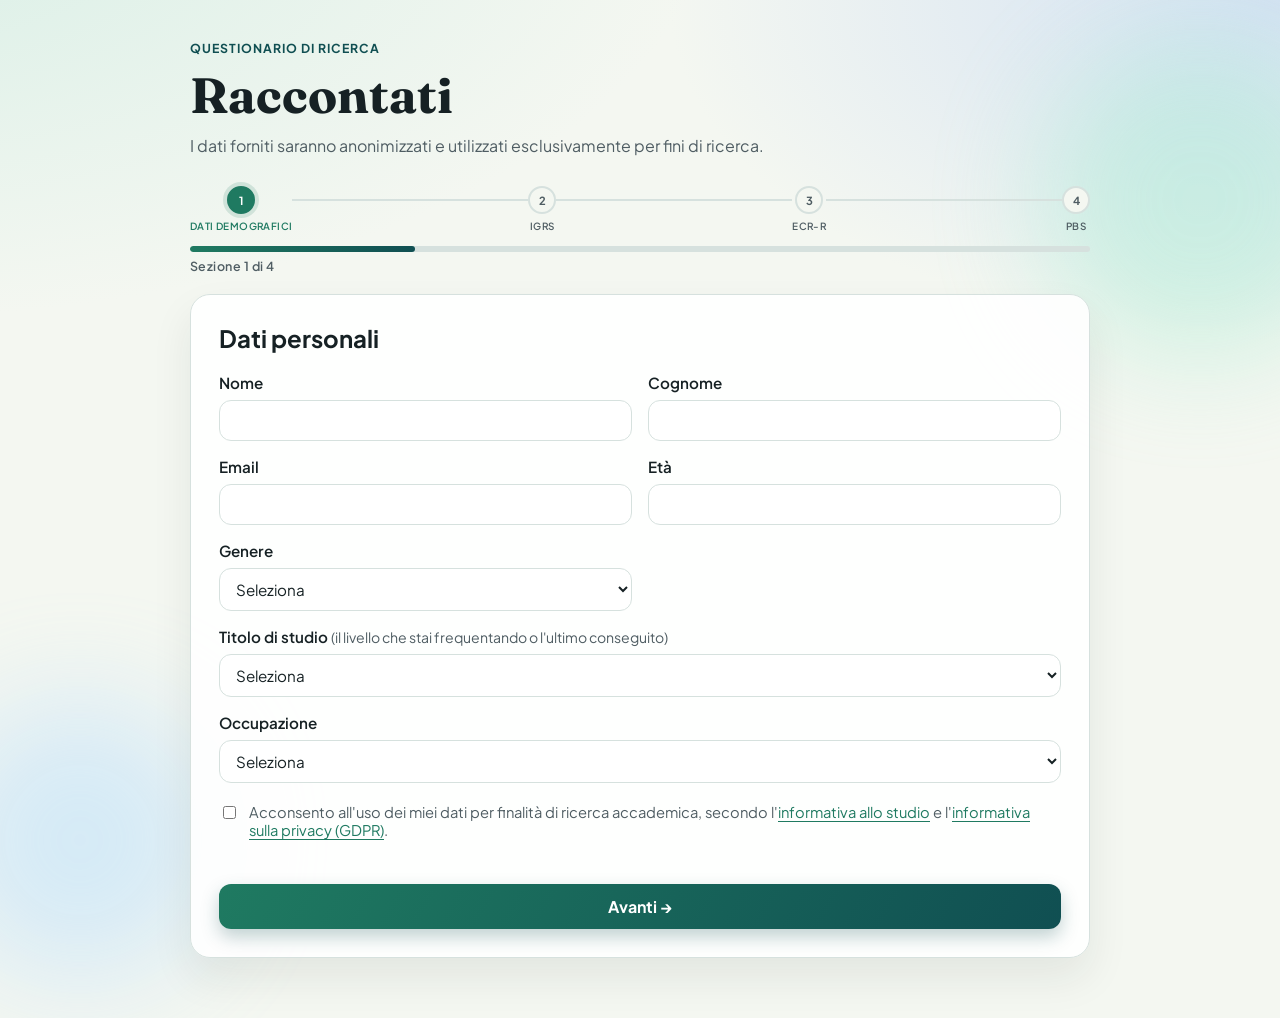
<file: index.html>
﻿<!doctype html>
<html lang="it">
  <head>
    <meta charset="UTF-8" />
    <meta name="viewport" content="width=device-width, initial-scale=1.0" />
    <title>Raccontati — Questionario di ricerca</title>
    <meta name="theme-color" content="#1f7a61" />
    <meta name="apple-mobile-web-app-capable" content="yes" />
    <meta name="apple-mobile-web-app-status-bar-style" content="default" />
    <link rel="manifest" href="manifest.webmanifest" />
    <link rel="apple-touch-icon" href="icons/icon-192.png" />
    <link rel="preconnect" href="https://fonts.googleapis.com" />
    <link rel="preconnect" href="https://fonts.gstatic.com" crossorigin />
    <link href="https://fonts.googleapis.com/css2?family=Plus+Jakarta+Sans:wght@400;500;700;800&family=Fraunces:opsz,wght@9..144,700&display=swap" rel="stylesheet" />
    <link rel="stylesheet" href="styles.css" />
  </head>
  <body>
    <div class="bg-glow bg-glow-a" aria-hidden="true"></div>
    <div class="bg-glow bg-glow-b" aria-hidden="true"></div>

    <main class="page">
      <header class="hero">
        <p class="eyebrow">Questionario di ricerca</p>
        <h1>Raccontati</h1>
        <p class="subtitle">I dati forniti saranno anonimizzati e utilizzati esclusivamente per fini di ricerca.</p>
      </header>

      <nav class="stepper" aria-label="Fasi del questionario">
        <div class="stepper-step active">
          <div class="stepper-dot">1</div>
          <span class="stepper-lbl">Dati demografici</span>
        </div>
        <div class="stepper-conn"></div>
        <div class="stepper-step">
          <div class="stepper-dot">2</div>
          <span class="stepper-lbl">IGRS</span>
        </div>
        <div class="stepper-conn"></div>
        <div class="stepper-step">
          <div class="stepper-dot">3</div>
          <span class="stepper-lbl">ECR-R</span>
        </div>
        <div class="stepper-conn"></div>
        <div class="stepper-step">
          <div class="stepper-dot">4</div>
          <span class="stepper-lbl">PBS</span>
        </div>
      </nav>
      <div class="progress-wrap" role="progressbar" aria-valuenow="25" aria-valuemin="0" aria-valuemax="100">
        <div class="progress-bar" id="progress-bar" style="width:25%"></div>
      </div>
      <p class="progress-label" id="progress-label">Sezione 1 di 4</p>

      <form id="main-form" novalidate>

        <!-- RESUME BANNER -->
        <div id="resume-banner" class="resume-banner" hidden>
          <p class="resume-text">👋 Hai una sessione in corso — puoi riprendere da dove ti eri fermato/a.</p>
          <div class="resume-actions">
            <button type="button" id="btn-resume">Riprendi →</button>
            <button type="button" id="btn-restart" class="btn-secondary">Inizia da capo</button>
          </div>
        </div>

        <!-- STEP 1 -->
        <section class="card step-panel active" data-panel="1" aria-labelledby="s1-title">
          <h2 id="s1-title">Dati personali</h2>
          <div class="field-grid">

            <label class="field"><span>Nome</span>
              <input type="text" id="nome" name="nome" required maxlength="80" /></label>

            <label class="field"><span>Cognome</span>
              <input type="text" id="cognome" name="cognome" required maxlength="80" /></label>

            <label class="field"><span>Email</span>
              <input type="email" id="email" name="email" required maxlength="120" autocomplete="email" /></label>

            <label class="field"><span>Età</span>
              <input type="number" id="age" name="age" min="18" max="99" required /></label>

            <label class="field"><span>Genere</span>
              <select id="gender" name="gender" required>
                <option value="">Seleziona</option>
                <option value="femmina">Femmina</option>
                <option value="maschio">Maschio</option>
                <option value="non-binary">Non-binary</option>
                <option value="preferisco-non-rispondere">Preferisco non rispondere</option>
                <option value="altro">Altro</option>
              </select></label>

            <label class="field col-2">
              <span>Titolo di studio <em>(il livello che stai frequentando o l'ultimo conseguito)</em></span>
              <select id="education" name="education" required>
                <option value="">Seleziona</option>
                <optgroup label="Istruzione di base">
                  <option value="scuola-media">Licenza media</option>
                  <option value="diploma">Diploma superiore</option>
                </optgroup>
                <optgroup label="Laurea triennale">
                  <option value="triennale-1">Triennale — 1° anno</option>
                  <option value="triennale-2">Triennale — 2° anno</option>
                  <option value="triennale-3">Triennale — 3° anno</option>
                  <option value="triennale-fc">Triennale — fuori corso</option>
                  <option value="triennale-conseguita">Triennale conseguita</option>
                </optgroup>
                <optgroup label="Laurea magistrale / ciclo unico">
                  <option value="magistrale-1">Magistrale — 1° anno</option>
                  <option value="magistrale-2">Magistrale — 2° anno</option>
                  <option value="magistrale-fc">Magistrale — fuori corso</option>
                  <option value="ciclounico-1">Ciclo unico — 1° anno</option>
                  <option value="ciclounico-2">Ciclo unico — 2° anno</option>
                  <option value="ciclounico-3">Ciclo unico — 3° anno</option>
                  <option value="ciclounico-4">Ciclo unico — 4° anno</option>
                  <option value="ciclounico-5">Ciclo unico — 5° anno</option>
                  <option value="ciclounico-6">Ciclo unico — 6° anno</option>
                  <option value="ciclounico-fc">Ciclo unico — fuori corso</option>
                  <option value="magistrale-conseguita">Magistrale / ciclo unico conseguita</option>
                </optgroup>
                <optgroup label="Post-laurea">
                  <option value="dottorato">Dottorato</option>
                  <option value="specializzazione">Specializzazione</option>
                  <option value="master">Master</option>
                </optgroup>
                <option value="altro">Altro</option>
              </select></label>

            <label class="field col-2"><span>Occupazione</span>
              <select id="occupation" name="occupation" required>
                <option value="">Seleziona</option>
                <option value="lavoratore-dipendente">Lavoratore dipendente</option>
                <option value="lavoratore-autonomo">Lavoratore autonomo</option>
                <option value="studente">Studente/ssa</option>
                <option value="studente-lavoratore">Studente/ssa lavoratore/trice</option>
                <option value="disoccupato">Disoccupato/a</option>
                <option value="pensionato">Pensionato/a</option>
              </select></label>

          </div>

          <label class="consent">
            <input type="checkbox" id="consent" name="consent" required />
            <span>Acconsento all'uso dei miei dati per finalità di ricerca accademica, secondo l'<a href="informativa-studio.html" class="consent-link">informativa allo studio</a> e l'<a href="informativa-privacy.html" class="consent-link">informativa sulla privacy (GDPR)</a>.</span>
          </label>

          <p class="step-error" id="err-1" aria-live="assertive"></p>
          <div class="actions">
            <button type="button" id="btn-next-1">Avanti →</button>
          </div>
        </section>

        <!-- STEP 2 -->
        <section class="card step-panel" data-panel="2" aria-labelledby="s2-title" hidden>
          <h2 id="s2-title">Origini e formazione</h2>
          <div class="field-grid">

            <label class="field col-2"><span>In quale regione sei nato/a?</span>
              <select id="birthPlace" name="birthPlace" required>
                <option value="">Seleziona</option>
                <option>Abruzzo</option><option>Basilicata</option><option>Calabria</option>
                <option>Campania</option><option>Emilia-Romagna</option><option>Friuli-Venezia Giulia</option>
                <option>Lazio</option><option>Liguria</option><option>Lombardia</option>
                <option>Marche</option><option>Molise</option><option>Piemonte</option>
                <option>Puglia</option><option>Sardegna</option><option>Sicilia</option>
                <option>Toscana</option><option>Trentino-Alto Adige</option><option>Umbria</option>
                <option>Valle d'Aosta</option><option>Veneto</option>
                <option>Estero</option>
              </select></label>

            <label class="field col-2"><span>In quale regione sei cresciuto/a?</span>
              <select id="grewUpPlace" name="grewUpPlace" required>
                <option value="">Seleziona</option>
                <option>Abruzzo</option><option>Basilicata</option><option>Calabria</option>
                <option>Campania</option><option>Emilia-Romagna</option><option>Friuli-Venezia Giulia</option>
                <option>Lazio</option><option>Liguria</option><option>Lombardia</option>
                <option>Marche</option><option>Molise</option><option>Piemonte</option>
                <option>Puglia</option><option>Sardegna</option><option>Sicilia</option>
                <option>Toscana</option><option>Trentino-Alto Adige</option><option>Umbria</option>
                <option>Valle d'Aosta</option><option>Veneto</option>
                <option>Estero</option>
              </select></label>

            <label class="field col-2"><span>Titolo di studio della madre</span>
              <select id="motherEducation" name="motherEducation" required>
                <option value="">Seleziona</option>
                <option value="nessuno">Nessun titolo</option>
                <option value="elementare">Licenza elementare</option>
                <option value="media">Licenza media</option>
                <option value="diploma">Diploma superiore</option>
                <option value="triennale">Laurea triennale</option>
                <option value="magistrale">Laurea magistrale / ciclo unico</option>
                <option value="post-laurea">Post-laurea (dottorato, specializzazione, master)</option>
                <option value="non-so">Non so / Non disponibile</option>
              </select></label>

            <label class="field col-2"><span>Titolo di studio del padre</span>
              <select id="fatherEducation" name="fatherEducation" required>
                <option value="">Seleziona</option>
                <option value="nessuno">Nessun titolo</option>
                <option value="elementare">Licenza elementare</option>
                <option value="media">Licenza media</option>
                <option value="diploma">Diploma superiore</option>
                <option value="triennale">Laurea triennale</option>
                <option value="magistrale">Laurea magistrale / ciclo unico</option>
                <option value="post-laurea">Post-laurea (dottorato, specializzazione, master)</option>
                <option value="non-so">Non so / Non disponibile</option>
              </select></label>

            <label class="field col-2">
              <span>In quale regione vivi? <em>se sei fuori sede indica dove</em></span>
              <select id="studyPlace" name="studyPlace" required>
                <option value="">Seleziona</option>
                <option>Abruzzo</option><option>Basilicata</option><option>Calabria</option>
                <option>Campania</option><option>Emilia-Romagna</option><option>Friuli-Venezia Giulia</option>
                <option>Lazio</option><option>Liguria</option><option>Lombardia</option>
                <option>Marche</option><option>Molise</option><option>Piemonte</option>
                <option>Puglia</option><option>Sardegna</option><option>Sicilia</option>
                <option>Toscana</option><option>Trentino-Alto Adige</option><option>Umbria</option>
                <option>Valle d'Aosta</option><option>Veneto</option>
                <option>Estero</option>
              </select></label>

          </div>

          <div id="student-fields" hidden>
            <hr />
            <h3>Informazioni sugli studi</h3>
            <div class="field-grid">

              <label class="field col-2"><span>Cosa studi?</span>
                <input type="text" id="studyField" name="studyField" maxlength="120" placeholder="es. Psicologia clinica" /></label>

            </div>
          </div>

          <p class="step-error" id="err-2" aria-live="assertive"></p>
          <div class="actions">
            <div class="nav-row">
              <button type="button" id="btn-back-2" class="btn-secondary">← Indietro</button>
              <button type="button" id="btn-next-2">Avanti →</button>
            </div>
          </div>
        </section>

        <!-- STEP 3 -->
        <section class="card step-panel" data-panel="3" aria-labelledby="s3-title" hidden>
          <h2 id="s3-title">Psicologia</h2>
          <div class="field-stack">

            <fieldset class="radio-group">
              <legend>Sei mai stato/a in terapia psicologica?</legend>
              <label class="radio-label"><input type="radio" name="hadTherapy" value="si" /> Sì</label>
              <label class="radio-label"><input type="radio" name="hadTherapy" value="no" /> No</label>
            </fieldset>

            <div id="therapy-duration-wrap" hidden>
              <label class="field">
                <span>Per quanto tempo complessivamente?</span>
                <select id="therapyDuration" name="therapyDuration">
                  <option value="">Seleziona</option>
                  <option value="lt6m">Meno di 6 mesi</option>
                  <option value="6m-1y">6 mesi – 1 anno</option>
                  <option value="1y-2y">1 – 2 anni</option>
                  <option value="2y-3y">2 – 3 anni</option>
                  <option value="gt3y">Più di 3 anni</option>
                </select>
              </label>
            </div>

            <label class="field">
              <span>Orientamento sessuale</span>
              <select id="sexualOrientation" name="sexualOrientation" required>
                <option value="">Seleziona</option>
                <option value="eterosessuale">Eterosessuale</option>
                <option value="omosessuale">Omosessuale / Gay / Lesbica</option>
                <option value="bisessuale">Bisessuale</option>
                <option value="pansessuale">Pansessuale</option>
                <option value="asessuale">Asessuale</option>
                <option value="preferisco-non-rispondere">Preferisco non rispondere</option>
                <option value="altro">Altro</option>
              </select>
            </label>

          </div>

          <p class="step-error" id="err-3" aria-live="assertive"></p>
          <div class="actions">
            <div class="nav-row">
              <button type="button" id="btn-back-3" class="btn-secondary">← Indietro</button>
              <button type="button" id="btn-next-3">Avanti →</button>
            </div>
          </div>
        </section>

        <!-- STEP 4 -->
        <section class="card step-panel" data-panel="4" aria-labelledby="s4-title" hidden>
          <h2 id="s4-title">Scheda sociodemografica</h2>
          <div class="field-stack">

            <fieldset class="radio-group">
              <legend>A quale etnia appartieni?</legend>
              <label class="radio-label"><input type="radio" name="ethnicity" value="caucasico" /> Caucasico</label>
              <label class="radio-label"><input type="radio" name="ethnicity" value="afroamericano" /> Afro/americano</label>
              <label class="radio-label"><input type="radio" name="ethnicity" value="latinoamericano" /> Latino/americano</label>
              <label class="radio-label"><input type="radio" name="ethnicity" value="asiatico" /> Asiatico</label>
              <label class="radio-label"><input type="radio" name="ethnicity" value="altro" /> Altro</label>
            </fieldset>

            <fieldset class="radio-group">
              <legend>Qual è lo status socio-economico della tua famiglia?</legend>
              <label class="radio-label"><input type="radio" name="socioeconomicStatus" value="basso" /> Basso</label>
              <label class="radio-label"><input type="radio" name="socioeconomicStatus" value="medio-basso" /> Medio-basso</label>
              <label class="radio-label"><input type="radio" name="socioeconomicStatus" value="medio" /> Medio</label>
              <label class="radio-label"><input type="radio" name="socioeconomicStatus" value="medio-alto" /> Medio-Alto</label>
              <label class="radio-label"><input type="radio" name="socioeconomicStatus" value="alto" /> Alto</label>
            </fieldset>

            <fieldset class="radio-group">
              <legend>Soffri di malattie fisiche invalidanti? <em>(ad es. distrofia, sclerosi multipla, paraplegia, morbo di Parkinson, …)</em></legend>
              <label class="radio-label"><input type="radio" name="physicalDisease" value="si" /> Sì</label>
              <label class="radio-label"><input type="radio" name="physicalDisease" value="no" /> No</label>
            </fieldset>

            <fieldset class="radio-group">
              <legend>Soffri di disturbi che giustifichino l'utilizzo di psicofarmaci?</legend>
              <label class="radio-label"><input type="radio" name="psychotropicDisorders" value="si" /> Sì</label>
              <label class="radio-label"><input type="radio" name="psychotropicDisorders" value="no" /> No</label>
            </fieldset>

            <fieldset class="radio-group">
              <legend>Fai attualmente abuso di sostanze stupefacenti o alcool?</legend>
              <label class="radio-label"><input type="radio" name="substanceAbuse" value="si" /> Sì</label>
              <label class="radio-label"><input type="radio" name="substanceAbuse" value="no" /> No</label>
            </fieldset>

            <fieldset class="radio-group">
              <legend>Durante la tua infanzia o adolescenza, sei mai stata/o vittima di abusi emotivi, fisici, sessuali (insulti e improperi, sei stato/a picchiato/a o malmenato/a, vittima di abuso sessuale)?</legend>
              <label class="radio-label"><input type="radio" name="childhoodAbuse" value="si" /> Sì</label>
              <label class="radio-label"><input type="radio" name="childhoodAbuse" value="no" /> No</label>
            </fieldset>

            <fieldset class="radio-group">
              <legend>Durante la tua infanzia o adolescenza, sei mai stata/o vittima di trascuratezza (non ti venivano fornite cure, prestate attenzioni, fornito aiuto)?</legend>
              <label class="radio-label"><input type="radio" name="childhoodNeglect" value="si" /> Sì</label>
              <label class="radio-label"><input type="radio" name="childhoodNeglect" value="no" /> No</label>
            </fieldset>

            <fieldset class="radio-group">
              <legend>Durante la tua infanzia o adolescenza, hai mai avuto la sensazione che i tuoi familiari avessero più problemi emotivi o materiali di te?</legend>
              <label class="radio-label"><input type="radio" name="familyProblems" value="si" /> Sì</label>
              <label class="radio-label"><input type="radio" name="familyProblems" value="no" /> No</label>
            </fieldset>

            <fieldset class="radio-group">
              <legend>Durante la tua infanzia o adolescenza, ti è mai stato chiesto, o hai mai sentito, di doverti prendere cura di familiari in difficoltà?</legend>
              <label class="radio-label"><input type="radio" name="caregivingRole" value="si" /> Sì</label>
              <label class="radio-label"><input type="radio" name="caregivingRole" value="no" /> No</label>
            </fieldset>

            <fieldset class="radio-group">
              <legend>Durante la tua infanzia o adolescenza, hai mai avuto la sensazione che i tuoi familiari soffrissero della tua lontananza, o stessero male quando esprimevi idee diverse dalle loro?</legend>
              <label class="radio-label"><input type="radio" name="familySeparationDistress" value="si" /> Sì</label>
              <label class="radio-label"><input type="radio" name="familySeparationDistress" value="no" /> No</label>
            </fieldset>

            <fieldset class="radio-group">
              <legend>Durante la tua infanzia o adolescenza, hai mai avuto l'impressione che i tuoi familiari avessero difficoltà a prendersi cura di te e/o a capire le tue esigenze?</legend>
              <label class="radio-label"><input type="radio" name="familyCaregivingDifficulty" value="si" /> Sì</label>
              <label class="radio-label"><input type="radio" name="familyCaregivingDifficulty" value="no" /> No</label>
            </fieldset>

          </div>

          <p class="step-error" id="err-4" aria-live="assertive"></p>
          <div class="actions">
            <div class="nav-row">
              <button type="button" id="btn-back-4" class="btn-secondary">← Indietro</button>
              <button type="submit" id="submit-btn">Invia →</button>
            </div>
            <p id="status" class="status" role="status" aria-live="polite"></p>
          </div>
        </section>

      </form>
    </main>

    <script src="pwa-register.js"></script>
    <script type="module" src="app.js"></script>
  </body>
</html>
</file>
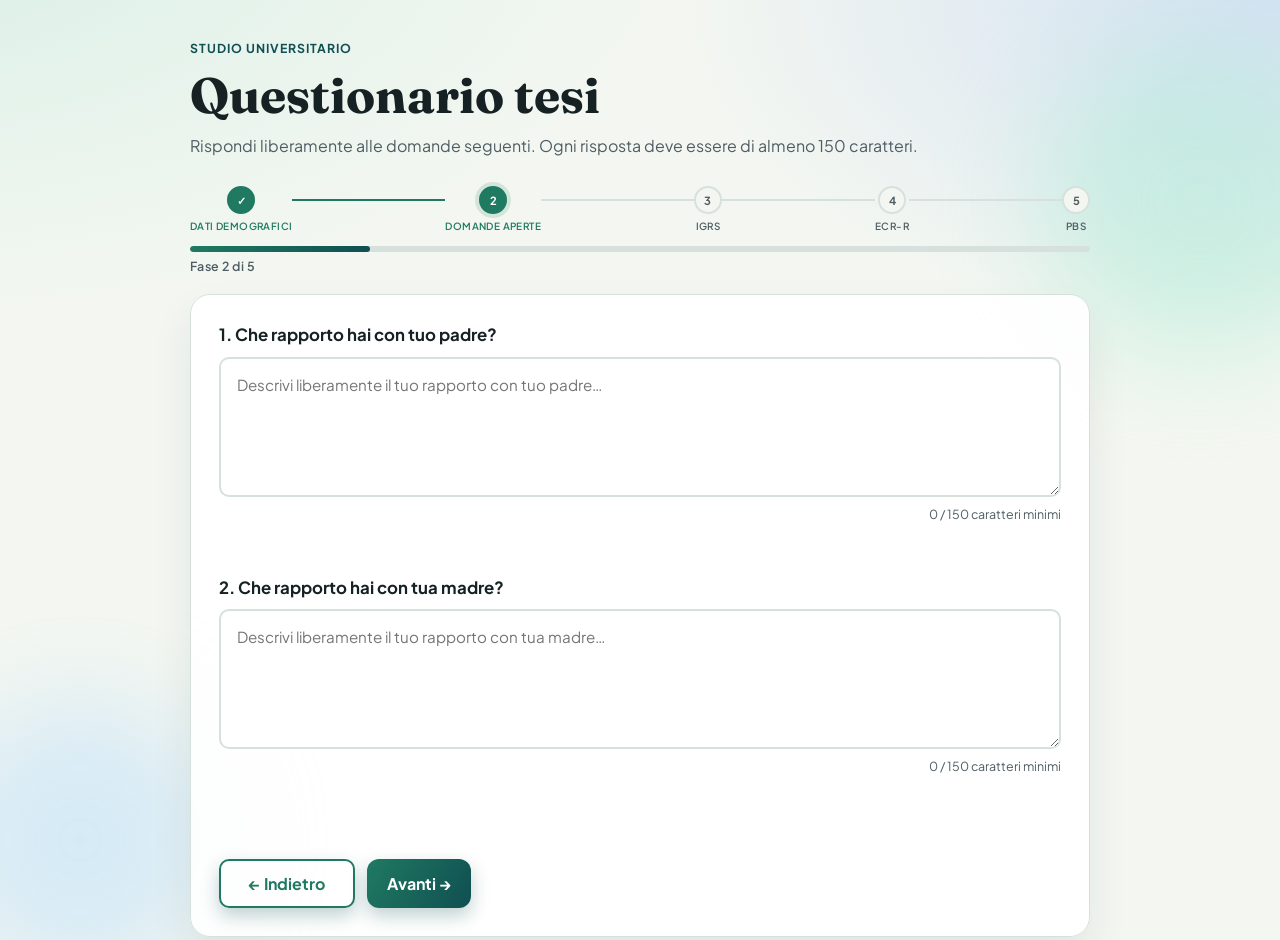
<file: domande-aperte.html>
<!doctype html>
<html lang="it">
<head>
  <meta charset="UTF-8" />
  <meta name="viewport" content="width=device-width, initial-scale=1.0" />
  <title>Questionario tesi — Domande aperte</title>
  <meta name="theme-color" content="#1f7a61" />
  <meta name="apple-mobile-web-app-capable" content="yes" />
  <meta name="apple-mobile-web-app-status-bar-style" content="default" />
  <link rel="manifest" href="manifest.webmanifest" />
  <link rel="apple-touch-icon" href="icons/icon-192.png" />
  <link rel="preconnect" href="https://fonts.googleapis.com" />
  <link rel="preconnect" href="https://fonts.gstatic.com" crossorigin />
  <link href="https://fonts.googleapis.com/css2?family=Plus+Jakarta+Sans:wght@400;500;700;800&family=Fraunces:opsz,wght@9..144,700&display=swap" rel="stylesheet" />
  <link rel="stylesheet" href="styles.css" />
  <style>
    .open-q { margin-bottom: 32px; }
    .open-q label {
      display: block;
      font-size: 1.05rem;
      font-weight: 700;
      color: var(--ink);
      margin-bottom: 10px;
      line-height: 1.4;
    }
    .open-q textarea {
      width: 100%;
      min-height: 140px;
      border: 2px solid var(--border, #d4e0dc);
      border-radius: 10px;
      padding: 14px 16px;
      font-size: 0.95rem;
      font-family: inherit;
      line-height: 1.6;
      resize: vertical;
      outline: none;
      transition: border-color 200ms;
      background: #fff;
      color: var(--ink);
    }
    .open-q textarea:focus { border-color: var(--accent, #1f7a61); }
    .open-q textarea.invalid { border-color: #c0392b; }
    .char-counter {
      font-size: 0.78rem;
      color: var(--ink-soft, #5a6a65);
      text-align: right;
      margin-top: 5px;
    }
    .char-counter.ok { color: #27ae60; font-weight: 600; }
    .char-counter.warn { color: #c0392b; }
    .open-err {
      font-size: 0.82rem;
      color: #c0392b;
      min-height: 18px;
      margin-top: 4px;
    }
    .nav-btns { display: flex; gap: 12px; margin-top: 8px; }
    .btn-back {
      background: transparent;
      border: 2px solid var(--accent, #1f7a61);
      color: var(--accent, #1f7a61);
      border-radius: 10px;
      padding: 12px 28px;
      font-size: 1rem;
      font-weight: 700;
      font-family: inherit;
      cursor: pointer;
      transition: opacity 150ms;
    }
    .btn-back:hover { opacity: 0.75; }
  </style>
</head>
<body>
  <div class="bg-glow bg-glow-a" aria-hidden="true"></div>
  <div class="bg-glow bg-glow-b" aria-hidden="true"></div>

  <main class="page">
    <header class="hero">
      <p class="eyebrow">Studio universitario</p>
      <h1>Questionario tesi</h1>
      <p class="subtitle">Rispondi liberamente alle domande seguenti. Ogni risposta deve essere di almeno 150 caratteri.</p>
    </header>

    <nav class="stepper" aria-label="Fasi del questionario">
      <div class="stepper-step done">
        <div class="stepper-dot">✓</div>
        <span class="stepper-lbl">Dati demografici</span>
      </div>
      <div class="stepper-conn done"></div>
      <div class="stepper-step active">
        <div class="stepper-dot">2</div>
        <span class="stepper-lbl">Domande aperte</span>
      </div>
      <div class="stepper-conn"></div>
      <div class="stepper-step">
        <div class="stepper-dot">3</div>
        <span class="stepper-lbl">IGRS</span>
      </div>
      <div class="stepper-conn"></div>
      <div class="stepper-step">
        <div class="stepper-dot">4</div>
        <span class="stepper-lbl">ECR-R</span>
      </div>
      <div class="stepper-conn"></div>
      <div class="stepper-step">
        <div class="stepper-dot">5</div>
        <span class="stepper-lbl">PBS</span>
      </div>
    </nav>

    <div class="progress-wrap" role="progressbar" aria-valuenow="20" aria-valuemin="0" aria-valuemax="100">
      <div class="progress-bar" style="width:20%"></div>
    </div>
    <p class="progress-label">Fase 2 di 5</p>

    <div class="card">
      <div class="open-q">
        <label for="rapporto-padre">1. Che rapporto hai con tuo padre?</label>
        <textarea id="rapporto-padre" placeholder="Descrivi liberamente il tuo rapporto con tuo padre…" maxlength="3000"></textarea>
        <div class="char-counter" id="cnt-padre">0 / 150 caratteri minimi</div>
        <p class="open-err" id="err-padre"></p>
      </div>

      <div class="open-q">
        <label for="rapporto-madre">2. Che rapporto hai con tua madre?</label>
        <textarea id="rapporto-madre" placeholder="Descrivi liberamente il tuo rapporto con tua madre…" maxlength="3000"></textarea>
        <div class="char-counter" id="cnt-madre">0 / 150 caratteri minimi</div>
        <p class="open-err" id="err-madre"></p>
      </div>

      <p class="open-err" id="err-global"></p>

      <div class="nav-btns">
        <button class="btn-back" id="btn-back">← Indietro</button>
        <button class="btn" id="btn-avanti">Avanti →</button>
      </div>
    </div>
  </main>

  <script src="pwa-register.js"></script>
  <script type="module" src="domande-aperte.js"></script>
</body>
</html>
</file>
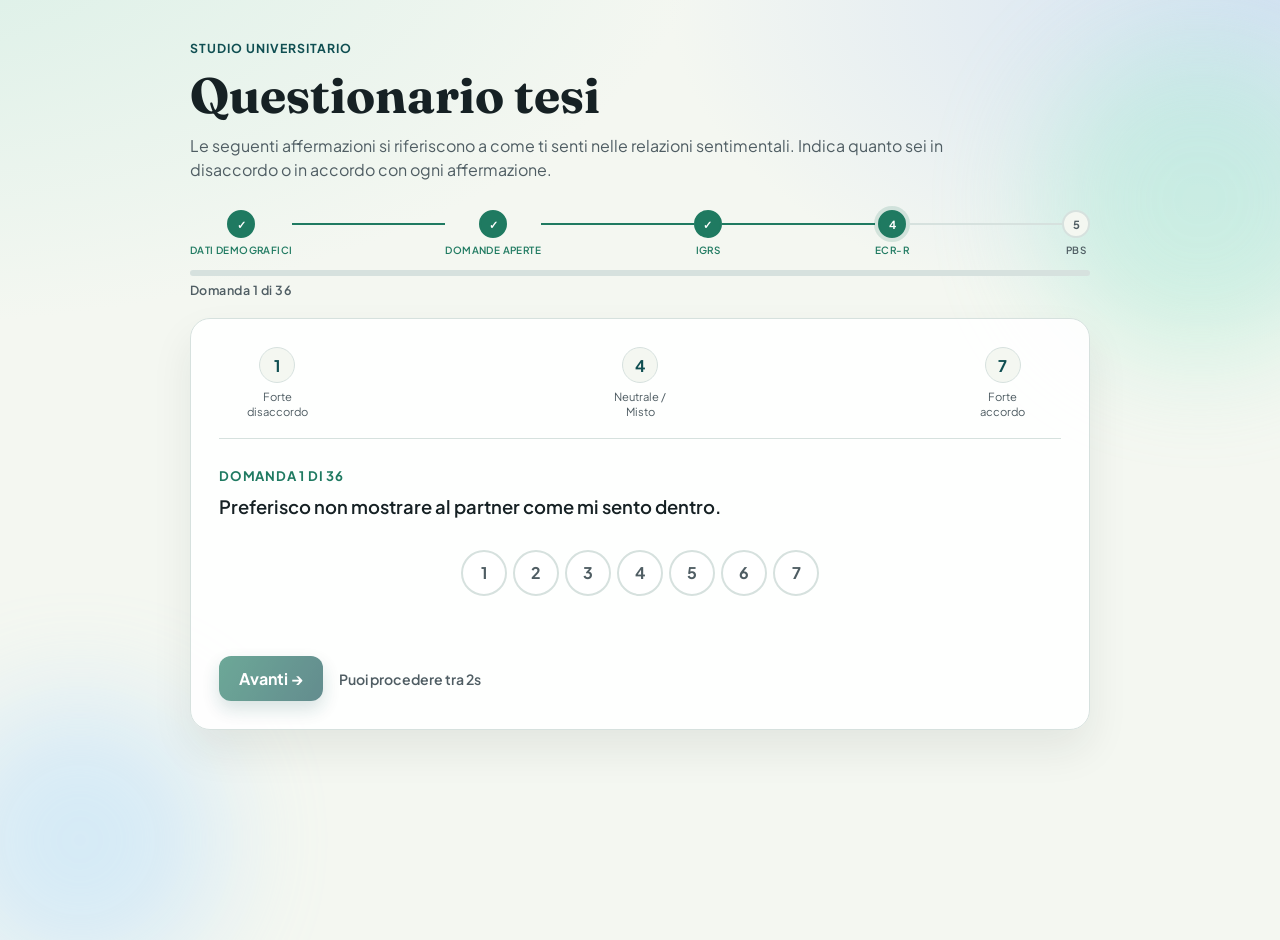
<file: ecr.html>
<!doctype html>
<html lang="it">
<head>
  <meta charset="UTF-8" />
  <meta name="viewport" content="width=device-width, initial-scale=1.0" />
  <title>Questionario tesi — ECR-R</title>
  <meta name="theme-color" content="#1f7a61" />
  <meta name="apple-mobile-web-app-capable" content="yes" />
  <meta name="apple-mobile-web-app-status-bar-style" content="default" />
  <link rel="manifest" href="manifest.webmanifest" />
  <link rel="apple-touch-icon" href="icons/icon-192.png" />
  <link rel="preconnect" href="https://fonts.googleapis.com" />
  <link rel="preconnect" href="https://fonts.gstatic.com" crossorigin />
  <link href="https://fonts.googleapis.com/css2?family=Plus+Jakarta+Sans:wght@400;500;700;800&family=Fraunces:opsz,wght@9..144,700&display=swap" rel="stylesheet" />
  <link rel="stylesheet" href="styles.css" />
</head>
<body>
  <div class="bg-glow bg-glow-a" aria-hidden="true"></div>
  <div class="bg-glow bg-glow-b" aria-hidden="true"></div>

  <main class="page">
    <header class="hero">
      <p class="eyebrow">Studio universitario</p>
      <h1>Questionario tesi</h1>
      <p class="subtitle">Le seguenti affermazioni si riferiscono a come ti senti nelle relazioni sentimentali. Indica quanto sei in disaccordo o in accordo con ogni affermazione.</p>
    </header>

    <nav class="stepper" aria-label="Fasi del questionario">
      <div class="stepper-step done">
        <div class="stepper-dot">✓</div>
        <span class="stepper-lbl">Dati demografici</span>
      </div>
      <div class="stepper-conn done"></div>
      <div class="stepper-step done">
        <div class="stepper-dot">✓</div>
        <span class="stepper-lbl">Domande aperte</span>
      </div>
      <div class="stepper-conn done"></div>
      <div class="stepper-step done">
        <div class="stepper-dot">✓</div>
        <span class="stepper-lbl">IGRS</span>
      </div>
      <div class="stepper-conn done"></div>
      <div class="stepper-step active">
        <div class="stepper-dot">4</div>
        <span class="stepper-lbl">ECR-R</span>
      </div>
      <div class="stepper-conn"></div>
      <div class="stepper-step">
        <div class="stepper-dot">5</div>
        <span class="stepper-lbl">PBS</span>
      </div>
    </nav>

    <div class="progress-wrap" role="progressbar" aria-valuenow="0" aria-valuemin="0" aria-valuemax="100">
      <div class="progress-bar" id="progress-bar" style="width:0%"></div>
    </div>
    <p class="progress-label" id="progress-label">Domanda 1 di 36</p>

    <div class="card">

      <!-- SEZIONE DOMANDE -->
      <div id="question-section">

        <div class="scale-legend scale-legend--ecr" aria-label="Legenda scala">
          <div class="scale-legend-item">
            <span class="scale-num">1</span>
            <span class="scale-lbl">Forte<br>disaccordo</span>
          </div>
          <div class="scale-legend-item scale-legend-spacer"></div>
          <div class="scale-legend-item scale-legend-spacer"></div>
          <div class="scale-legend-item">
            <span class="scale-num">4</span>
            <span class="scale-lbl">Neutrale /<br>Misto</span>
          </div>
          <div class="scale-legend-item scale-legend-spacer"></div>
          <div class="scale-legend-item scale-legend-spacer"></div>
          <div class="scale-legend-item">
            <span class="scale-num">7</span>
            <span class="scale-lbl">Forte<br>accordo</span>
          </div>
        </div>

        <div class="question-wrap">
          <p class="question-num-label">Domanda <span id="question-num">1</span> di 36</p>
          <p class="question-text" id="question-text"></p>
        </div>

        <div class="likert-row likert-row--7" role="radiogroup" aria-label="Valutazione">
          <label class="likert-item"><input type="radio" name="answer" value="1" /><span class="likert-circle">1</span></label>
          <label class="likert-item"><input type="radio" name="answer" value="2" /><span class="likert-circle">2</span></label>
          <label class="likert-item"><input type="radio" name="answer" value="3" /><span class="likert-circle">3</span></label>
          <label class="likert-item"><input type="radio" name="answer" value="4" /><span class="likert-circle">4</span></label>
          <label class="likert-item"><input type="radio" name="answer" value="5" /><span class="likert-circle">5</span></label>
          <label class="likert-item"><input type="radio" name="answer" value="6" /><span class="likert-circle">6</span></label>
          <label class="likert-item"><input type="radio" name="answer" value="7" /><span class="likert-circle">7</span></label>
        </div>

        <p class="step-error" id="err" aria-live="assertive"></p>
        <div class="actions">
          <div class="nav-row" style="align-items:center;gap:16px">
            <button type="button" id="btn-back" class="btn-secondary">← Indietro</button>
            <button type="button" id="btn-next" disabled>Avanti →</button>
            <span class="timer-badge" id="timer" aria-live="polite"></span>
          </div>
        </div>
      </div>

      <!-- SEZIONE RELAZIONE (dopo le 36 domande) -->
      <div id="relation-section" hidden>
        <h2 style="margin-top:0;margin-bottom:20px">La tua relazione attuale</h2>
        <div class="field-stack">

          <fieldset class="radio-group">
            <legend>Attualmente hai una relazione stabile con un partner sentimentale?</legend>
            <label class="radio-label"><input type="radio" name="relazione" value="no" /> No</label>
            <label class="radio-label"><input type="radio" name="relazione" value="si" /> Sì</label>
          </fieldset>

          <div id="relazione-details" hidden>
            <div class="field-stack" style="margin-top:16px">
              <label class="field">
                <span>Da quanto tempo dura la relazione?</span>
                <input type="text" id="relazione-durata" maxlength="80" placeholder="es. 2 anni" />
              </label>
              <fieldset class="radio-group" style="margin-top:8px">
                <legend>Convivi con il partner?</legend>
                <label class="radio-label"><input type="radio" name="convivenza" value="no" /> No</label>
                <label class="radio-label"><input type="radio" name="convivenza" value="si" /> Sì</label>
              </fieldset>
            </div>
          </div>

        </div>
        <p class="step-error" id="err-rel" aria-live="assertive"></p>
        <div class="actions">
          <div class="nav-row">
            <button type="button" id="btn-back-rel" class="btn-secondary">← Indietro</button>
            <button type="button" id="btn-submit">Avanti →</button>
          </div>
        </div>
      </div>

    </div>
  </main>

  <script src="pwa-register.js"></script>
  <script type="module" src="ecr.js"></script>
</body>
</html>
</file>
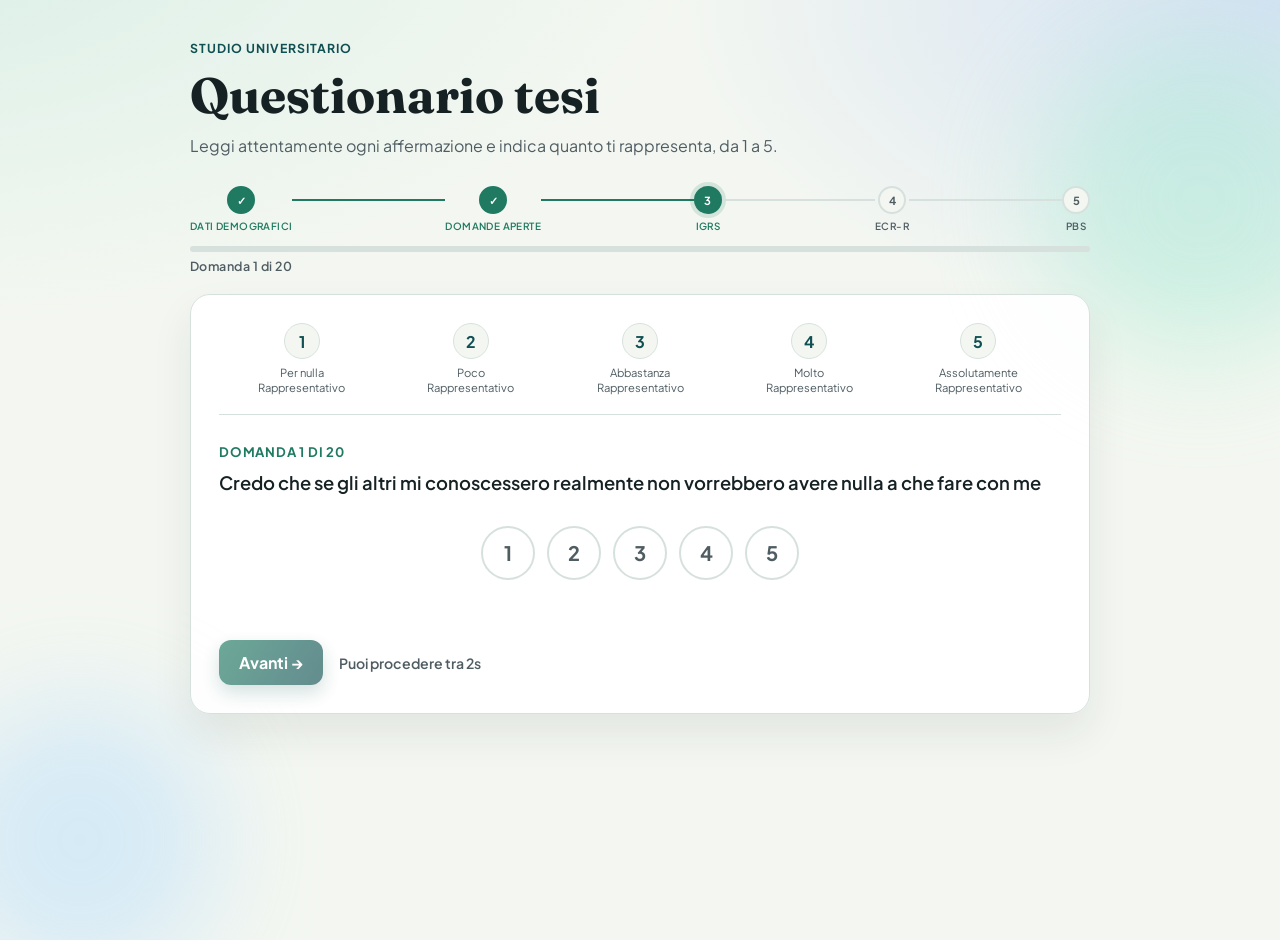
<file: igrs.html>
﻿<!doctype html>
<html lang="it">
<head>
  <meta charset="UTF-8" />
  <meta name="viewport" content="width=device-width, initial-scale=1.0" />
  <title>Questionario tesi — IGRS</title>
  <meta name="theme-color" content="#1f7a61" />
  <meta name="apple-mobile-web-app-capable" content="yes" />
  <meta name="apple-mobile-web-app-status-bar-style" content="default" />
  <link rel="manifest" href="manifest.webmanifest" />
  <link rel="apple-touch-icon" href="icons/icon-192.png" />
  <link rel="preconnect" href="https://fonts.googleapis.com" />
  <link rel="preconnect" href="https://fonts.gstatic.com" crossorigin />
  <link href="https://fonts.googleapis.com/css2?family=Plus+Jakarta+Sans:wght@400;500;700;800&family=Fraunces:opsz,wght@9..144,700&display=swap" rel="stylesheet" />
  <link rel="stylesheet" href="styles.css" />
</head>
<body>
  <div class="bg-glow bg-glow-a" aria-hidden="true"></div>
  <div class="bg-glow bg-glow-b" aria-hidden="true"></div>

  <main class="page">
    <header class="hero">
      <p class="eyebrow">Studio universitario</p>
      <h1>Questionario tesi</h1>
      <p class="subtitle">Leggi attentamente ogni affermazione e indica quanto ti rappresenta, da 1 a 5.</p>
    </header>

    <nav class="stepper" aria-label="Fasi del questionario">
      <div class="stepper-step done">
        <div class="stepper-dot">✓</div>
        <span class="stepper-lbl">Dati demografici</span>
      </div>
      <div class="stepper-conn done"></div>
      <div class="stepper-step done">
        <div class="stepper-dot">✓</div>
        <span class="stepper-lbl">Domande aperte</span>
      </div>
      <div class="stepper-conn done"></div>
      <div class="stepper-step active">
        <div class="stepper-dot">3</div>
        <span class="stepper-lbl">IGRS</span>
      </div>
      <div class="stepper-conn"></div>
      <div class="stepper-step">
        <div class="stepper-dot">4</div>
        <span class="stepper-lbl">ECR-R</span>
      </div>
      <div class="stepper-conn"></div>
      <div class="stepper-step">
        <div class="stepper-dot">5</div>
        <span class="stepper-lbl">PBS</span>
      </div>
    </nav>
    <div class="progress-wrap" role="progressbar" aria-valuenow="0" aria-valuemin="0" aria-valuemax="100">
      <div class="progress-bar" id="progress-bar" style="width:0%"></div>
    </div>
    <p class="progress-label" id="progress-label">Domanda 1 di 20</p>

    <div class="card">

      <div class="scale-legend" aria-label="Legenda scala">
        <div class="scale-legend-item">
          <span class="scale-num">1</span>
          <span class="scale-lbl">Per nulla<br>Rappresentativo</span>
        </div>
        <div class="scale-legend-item">
          <span class="scale-num">2</span>
          <span class="scale-lbl">Poco<br>Rappresentativo</span>
        </div>
        <div class="scale-legend-item">
          <span class="scale-num">3</span>
          <span class="scale-lbl">Abbastanza<br>Rappresentativo</span>
        </div>
        <div class="scale-legend-item">
          <span class="scale-num">4</span>
          <span class="scale-lbl">Molto<br>Rappresentativo</span>
        </div>
        <div class="scale-legend-item">
          <span class="scale-num">5</span>
          <span class="scale-lbl">Assolutamente<br>Rappresentativo</span>
        </div>
      </div>

      <div class="question-wrap">
        <p class="question-num-label">Domanda <span id="question-num">1</span> di 20</p>
        <p class="question-text" id="question-text"></p>
      </div>

      <div class="likert-row" role="radiogroup" aria-label="Valutazione">
        <label class="likert-item"><input type="radio" name="answer" value="1" /><span class="likert-circle">1</span></label>
        <label class="likert-item"><input type="radio" name="answer" value="2" /><span class="likert-circle">2</span></label>
        <label class="likert-item"><input type="radio" name="answer" value="3" /><span class="likert-circle">3</span></label>
        <label class="likert-item"><input type="radio" name="answer" value="4" /><span class="likert-circle">4</span></label>
        <label class="likert-item"><input type="radio" name="answer" value="5" /><span class="likert-circle">5</span></label>
      </div>

      <p class="step-error" id="err" aria-live="assertive"></p>
      <div class="actions">
        <div class="nav-row" style="align-items:center;gap:16px">
          <button type="button" id="btn-back" class="btn-secondary">← Indietro</button>
          <button type="button" id="btn-next" disabled>Avanti →</button>
          <span class="timer-badge" id="timer" aria-live="polite"></span>
        </div>
      </div>

    </div>
  </main>

  <script src="pwa-register.js"></script>
  <script type="module" src="igrs.js"></script>
</body>
</html>
</file>
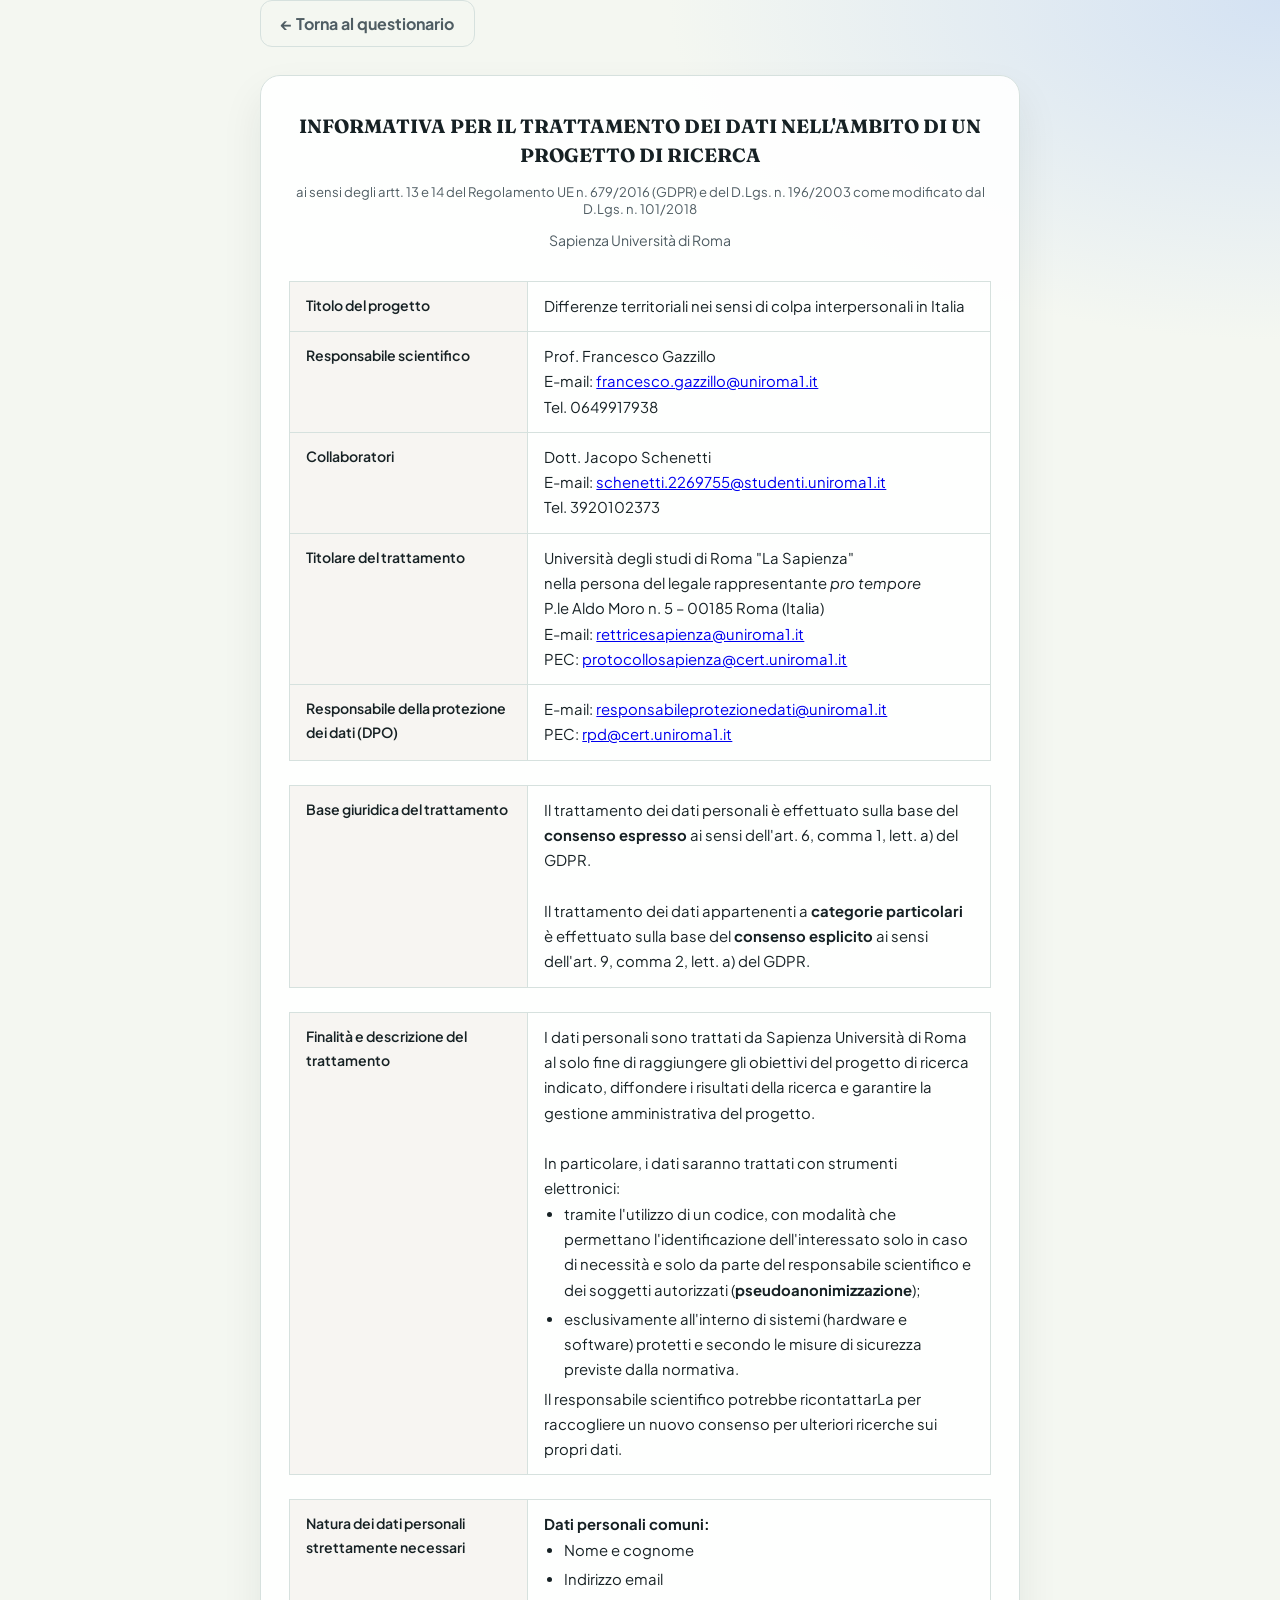
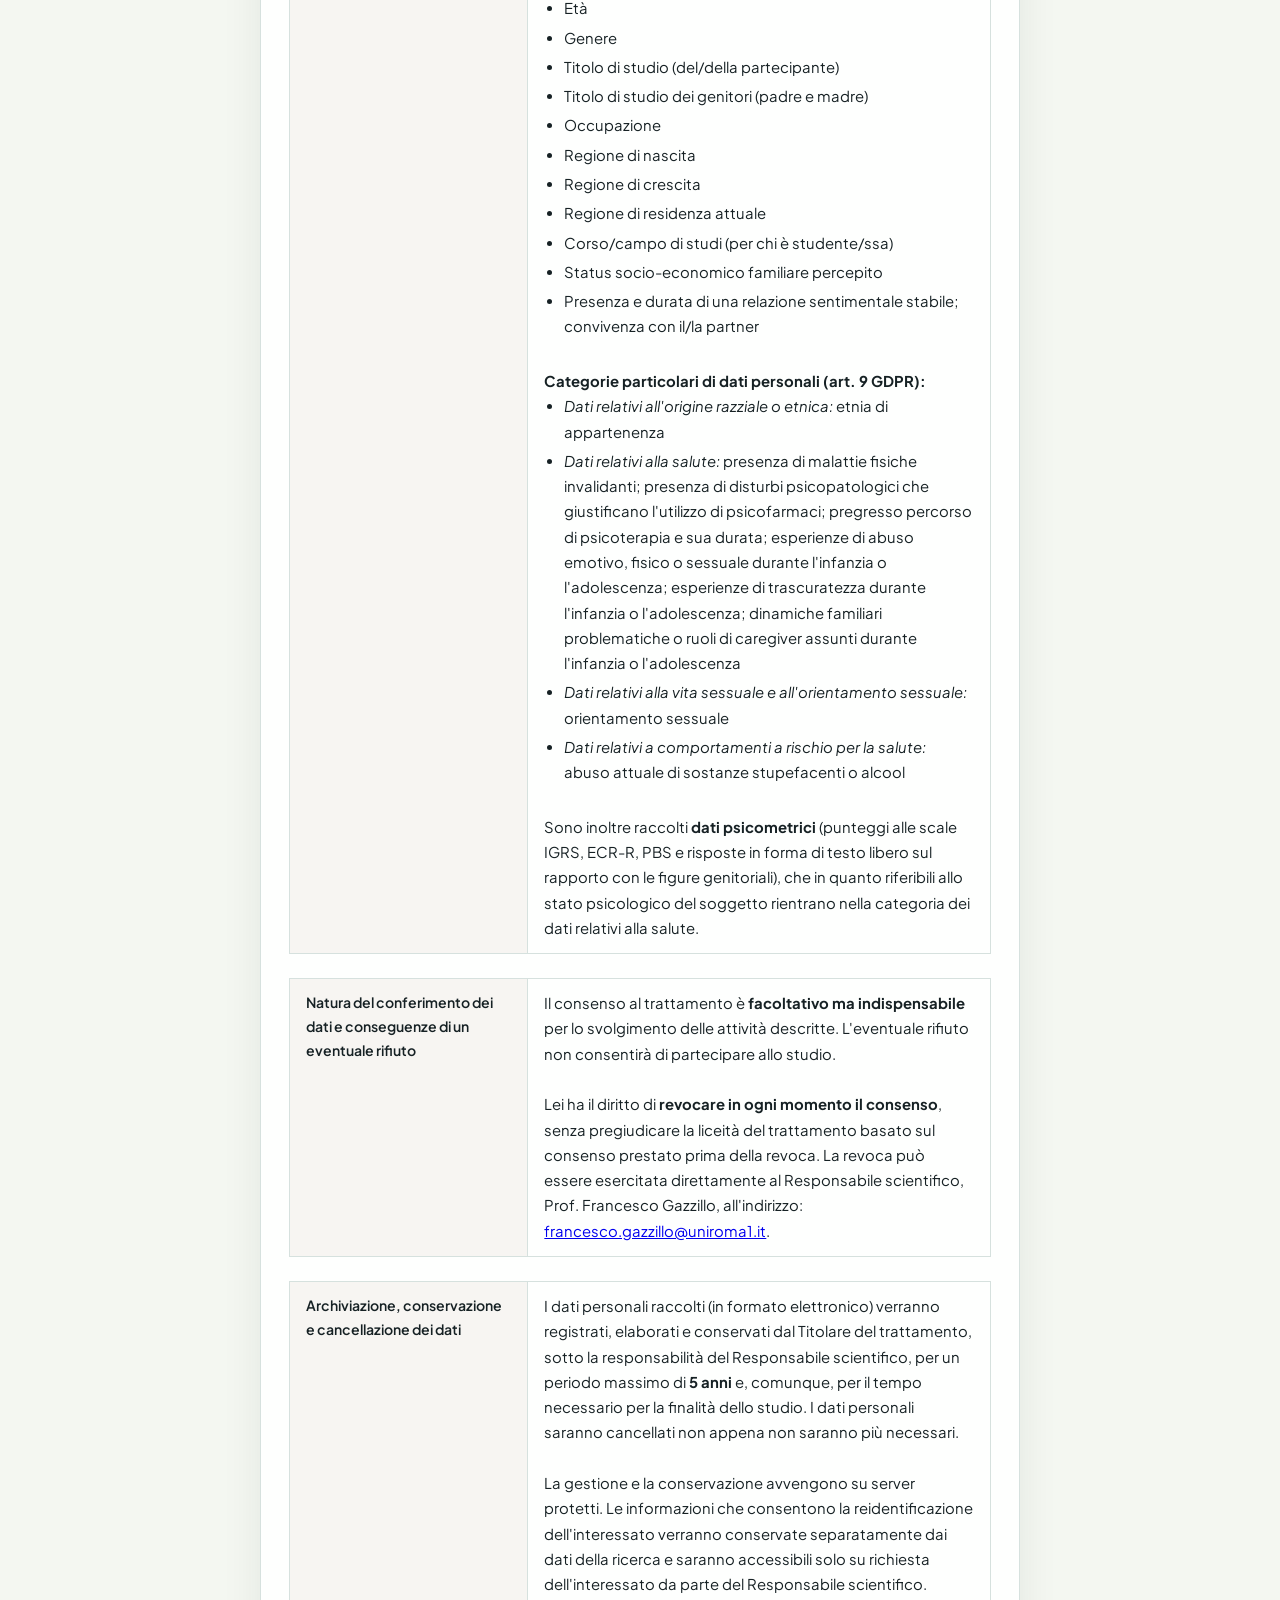
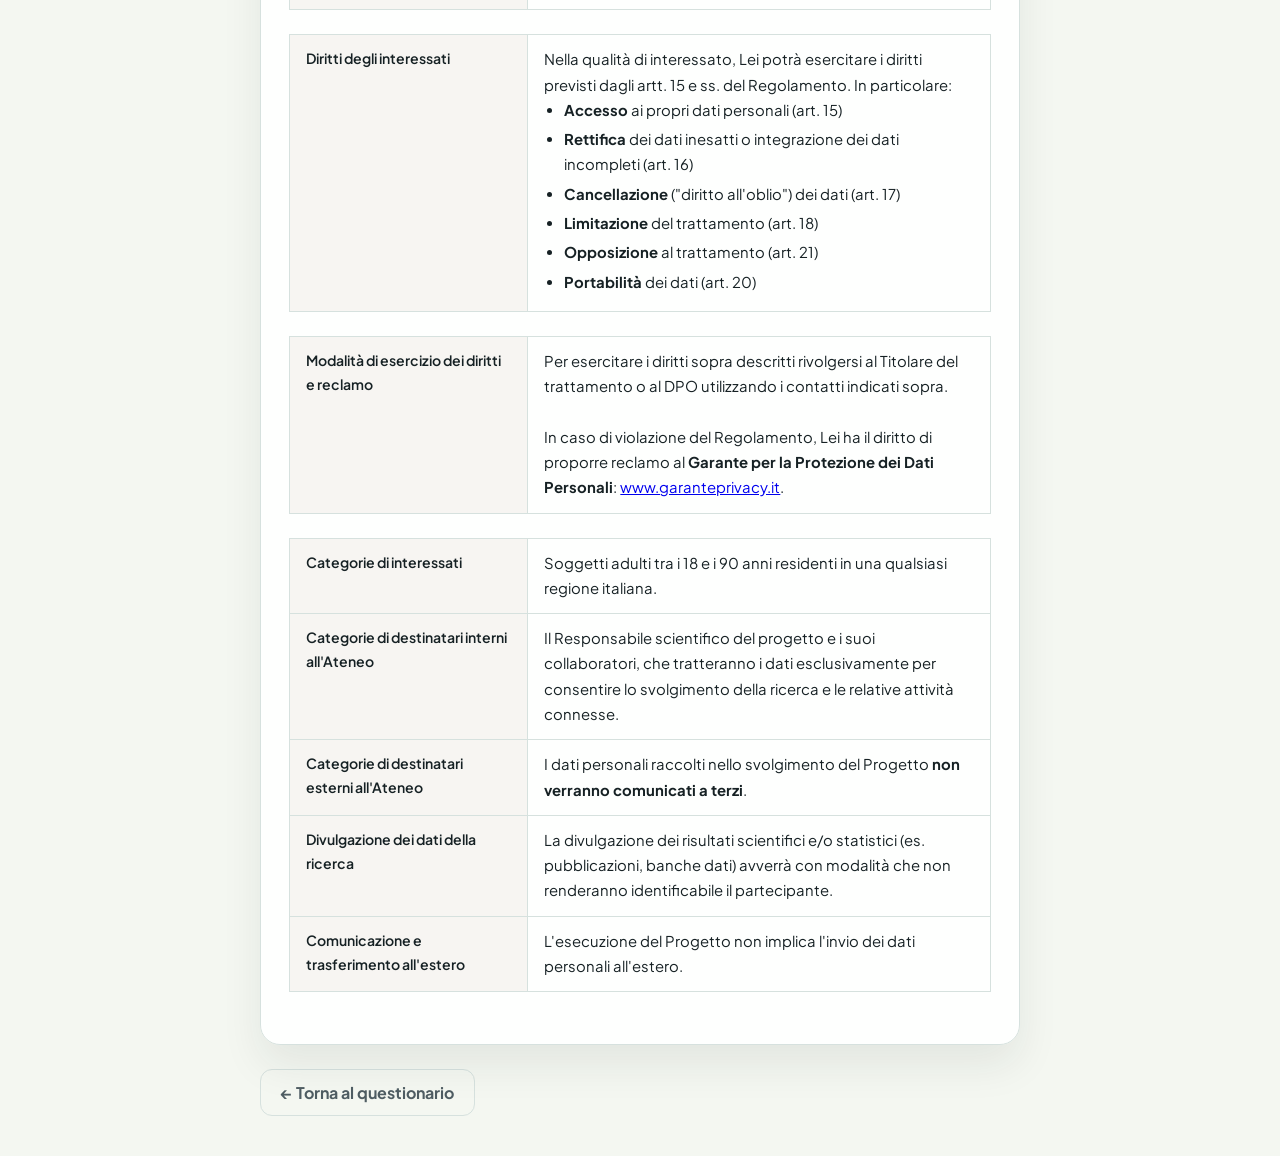
<file: informativa-privacy.html>
<!DOCTYPE html>
<html lang="it">
  <head>
    <meta charset="UTF-8" />
    <meta name="viewport" content="width=device-width, initial-scale=1.0" />
    <title>Informativa Privacy — Raccontati</title>
    <meta name="theme-color" content="#1f7a61" />
    <meta name="apple-mobile-web-app-capable" content="yes" />
    <meta name="apple-mobile-web-app-status-bar-style" content="default" />
    <link rel="manifest" href="manifest.webmanifest" />
    <link rel="apple-touch-icon" href="icons/icon-192.png" />
    <link rel="preconnect" href="https://fonts.googleapis.com" />
    <link rel="preconnect" href="https://fonts.gstatic.com" crossorigin />
    <link href="https://fonts.googleapis.com/css2?family=Fraunces:opsz,wght@9..144,400;9..144,600&family=Plus+Jakarta+Sans:wght@400;500;600&display=swap" rel="stylesheet" />
    <link rel="stylesheet" href="styles.css" />
    <style>
      .info-card { max-width: 760px; margin: 0 auto; }
      .info-table { width: 100%; border-collapse: collapse; margin-bottom: 24px; }
      .info-table th, .info-table td { border: 1px solid var(--border); padding: 12px 16px; text-align: left; vertical-align: top; line-height: 1.7; font-size: 0.93rem; }
      .info-table th { width: 34%; background: #f7f5f2; font-weight: 600; color: var(--ink); font-size: 0.88rem; }
      .info-table ul { margin: 0; padding-left: 20px; }
      .info-table ul li { margin-bottom: 4px; }
      .section-title { font-size: 1rem; font-weight: 600; margin: 28px 0 12px; color: var(--ink); }
      .back-btn-wrap { margin-bottom: 28px; }
      .page-ref { color: var(--ink-soft); font-size: 0.82rem; margin-bottom: 20px; }

      @media (max-width: 600px) {
        .info-table,
        .info-table tbody,
        .info-table tr,
        .info-table th,
        .info-table td {
          display: block;
          width: 100%;
        }

        .info-table {
          border-collapse: separate;
          margin-bottom: 16px;
        }

        .info-table tr {
          border: 1px solid var(--border);
          border-radius: 12px;
          margin-bottom: 10px;
          overflow: hidden;
          background: #fff;
        }

        .info-table th,
        .info-table td {
          border: 0;
          padding: 10px 12px;
          line-height: 1.55;
        }

        .info-table th {
          background: #f7f5f2;
          font-size: 0.85rem;
        }

        .info-table td {
          border-top: 1px solid var(--border);
          font-size: 0.9rem;
        }
      }
    </style>
  </head>
  <body>
    <main class="page info-card">

      <div class="back-btn-wrap">
        <button type="button" class="btn-secondary" onclick="history.back()">← Torna al questionario</button>
      </div>

      <div class="card">
        <h1 style="font-size:1.2rem; margin-bottom:6px; text-align:center; line-height:1.5;">INFORMATIVA PER IL TRATTAMENTO DEI DATI NELL'AMBITO DI UN PROGETTO DI RICERCA</h1>
        <p style="text-align:center; font-size:0.82rem; color:var(--ink-soft); margin-bottom:6px;">ai sensi degli artt. 13 e 14 del Regolamento UE n. 679/2016 (GDPR) e del D.Lgs. n. 196/2003 come modificato dal D.Lgs. n. 101/2018</p>
        <p style="text-align:center; color:var(--ink-soft); font-size:0.88rem; margin-bottom:32px;">Sapienza Università di Roma</p>

        <!-- Intestazione -->
        <table class="info-table">
          <tr>
            <th>Titolo del progetto</th>
            <td>Differenze territoriali nei sensi di colpa interpersonali in Italia</td>
          </tr>
          <tr>
            <th>Responsabile scientifico</th>
            <td>
              Prof. Francesco Gazzillo<br />
              E-mail: <a href="mailto:francesco.gazzillo@uniroma1.it">francesco.gazzillo@uniroma1.it</a><br />
              Tel. 0649917938
            </td>
          </tr>
          <tr>
            <th>Collaboratori</th>
            <td>
              Dott. Jacopo Schenetti<br />
              E-mail: <a href="mailto:schenetti.2269755@studenti.uniroma1.it">schenetti.2269755@studenti.uniroma1.it</a><br />
              Tel. 3920102373
            </td>
          </tr>
          <tr>
            <th>Titolare del trattamento</th>
            <td>
              Università degli studi di Roma "La Sapienza"<br />
              nella persona del legale rappresentante <em>pro tempore</em><br />
              P.le Aldo Moro n. 5 – 00185 Roma (Italia)<br />
              E-mail: <a href="mailto:rettricesapienza@uniroma1.it">rettricesapienza@uniroma1.it</a><br />
              PEC: <a href="mailto:protocollosapienza@cert.uniroma1.it">protocollosapienza@cert.uniroma1.it</a>
            </td>
          </tr>
          <tr>
            <th>Responsabile della protezione dei dati (DPO)</th>
            <td>
              E-mail: <a href="mailto:responsabileprotezionedati@uniroma1.it">responsabileprotezionedati@uniroma1.it</a><br />
              PEC: <a href="mailto:rpd@cert.uniroma1.it">rpd@cert.uniroma1.it</a>
            </td>
          </tr>
        </table>

        <!-- Base giuridica -->
        <table class="info-table">
          <tr>
            <th>Base giuridica del trattamento</th>
            <td>
              Il trattamento dei dati personali è effettuato sulla base del <strong>consenso espresso</strong> ai sensi dell'art. 6, comma 1, lett. a) del GDPR.<br /><br />
              Il trattamento dei dati appartenenti a <strong>categorie particolari</strong> è effettuato sulla base del <strong>consenso esplicito</strong> ai sensi dell'art. 9, comma 2, lett. a) del GDPR.
            </td>
          </tr>
        </table>

        <!-- Finalità -->
        <table class="info-table">
          <tr>
            <th>Finalità e descrizione del trattamento</th>
            <td>
              I dati personali sono trattati da Sapienza Università di Roma al solo fine di raggiungere gli obiettivi del progetto di ricerca indicato, diffondere i risultati della ricerca e garantire la gestione amministrativa del progetto.<br /><br />
              In particolare, i dati saranno trattati con strumenti elettronici:<br />
              <ul>
                <li>tramite l'utilizzo di un codice, con modalità che permettano l'identificazione dell'interessato solo in caso di necessità e solo da parte del responsabile scientifico e dei soggetti autorizzati (<strong>pseudoanonimizzazione</strong>);</li>
                <li>esclusivamente all'interno di sistemi (hardware e software) protetti e secondo le misure di sicurezza previste dalla normativa.</li>
              </ul>
              Il responsabile scientifico potrebbe ricontattarLa per raccogliere un nuovo consenso per ulteriori ricerche sui propri dati.
            </td>
          </tr>
        </table>

        <!-- Natura dei dati -->
        <table class="info-table">
          <tr>
            <th>Natura dei dati personali strettamente necessari</th>
            <td>
              <strong>Dati personali comuni:</strong>
              <ul>
                <li>Nome e cognome</li>
                <li>Indirizzo email</li>
                <li>Età</li>
                <li>Genere</li>
                <li>Titolo di studio (del/della partecipante)</li>
                <li>Titolo di studio dei genitori (padre e madre)</li>
                <li>Occupazione</li>
                <li>Regione di nascita</li>
                <li>Regione di crescita</li>
                <li>Regione di residenza attuale</li>
                <li>Corso/campo di studi (per chi è studente/ssa)</li>
                <li>Status socio-economico familiare percepito</li>
                <li>Presenza e durata di una relazione sentimentale stabile; convivenza con il/la partner</li>
              </ul>
              <br />
              <strong>Categorie particolari di dati personali (art. 9 GDPR):</strong>
              <ul>
                <li><em>Dati relativi all'origine razziale o etnica:</em> etnia di appartenenza</li>
                <li><em>Dati relativi alla salute:</em> presenza di malattie fisiche invalidanti; presenza di disturbi psicopatologici che giustificano l'utilizzo di psicofarmaci; pregresso percorso di psicoterapia e sua durata; esperienze di abuso emotivo, fisico o sessuale durante l'infanzia o l'adolescenza; esperienze di trascuratezza durante l'infanzia o l'adolescenza; dinamiche familiari problematiche o ruoli di caregiver assunti durante l'infanzia o l'adolescenza</li>
                <li><em>Dati relativi alla vita sessuale e all'orientamento sessuale:</em> orientamento sessuale</li>
                <li><em>Dati relativi a comportamenti a rischio per la salute:</em> abuso attuale di sostanze stupefacenti o alcool</li>
              </ul>
              <br />
              Sono inoltre raccolti <strong>dati psicometrici</strong> (punteggi alle scale IGRS, ECR-R, PBS e risposte in forma di testo libero sul rapporto con le figure genitoriali), che in quanto riferibili allo stato psicologico del soggetto rientrano nella categoria dei dati relativi alla salute.
            </td>
          </tr>
        </table>

        <!-- Conferimento -->
        <table class="info-table">
          <tr>
            <th>Natura del conferimento dei dati e conseguenze di un eventuale rifiuto</th>
            <td>
              Il consenso al trattamento è <strong>facoltativo ma indispensabile</strong> per lo svolgimento delle attività descritte. L'eventuale rifiuto non consentirà di partecipare allo studio.<br /><br />
              Lei ha il diritto di <strong>revocare in ogni momento il consenso</strong>, senza pregiudicare la liceità del trattamento basato sul consenso prestato prima della revoca. La revoca può essere esercitata direttamente al Responsabile scientifico, Prof. Francesco Gazzillo, all'indirizzo: <a href="mailto:francesco.gazzillo@uniroma1.it">francesco.gazzillo@uniroma1.it</a>.
            </td>
          </tr>
        </table>

        <!-- Archiviazione -->
        <table class="info-table">
          <tr>
            <th>Archiviazione, conservazione e cancellazione dei dati</th>
            <td>
              I dati personali raccolti (in formato elettronico) verranno registrati, elaborati e conservati dal Titolare del trattamento, sotto la responsabilità del Responsabile scientifico, per un periodo massimo di <strong>5 anni</strong> e, comunque, per il tempo necessario per la finalità dello studio. I dati personali saranno cancellati non appena non saranno più necessari.<br /><br />
              La gestione e la conservazione avvengono su server protetti. Le informazioni che consentono la reidentificazione dell'interessato verranno conservate separatamente dai dati della ricerca e saranno accessibili solo su richiesta dell'interessato da parte del Responsabile scientifico.
            </td>
          </tr>
        </table>

        <!-- Diritti -->
        <table class="info-table">
          <tr>
            <th>Diritti degli interessati</th>
            <td>
              Nella qualità di interessato, Lei potrà esercitare i diritti previsti dagli artt. 15 e ss. del Regolamento. In particolare:
              <ul>
                <li><strong>Accesso</strong> ai propri dati personali (art. 15)</li>
                <li><strong>Rettifica</strong> dei dati inesatti o integrazione dei dati incompleti (art. 16)</li>
                <li><strong>Cancellazione</strong> ("diritto all'oblio") dei dati (art. 17)</li>
                <li><strong>Limitazione</strong> del trattamento (art. 18)</li>
                <li><strong>Opposizione</strong> al trattamento (art. 21)</li>
                <li><strong>Portabilità</strong> dei dati (art. 20)</li>
              </ul>
            </td>
          </tr>
        </table>

        <!-- Modalità esercizio diritti -->
        <table class="info-table">
          <tr>
            <th>Modalità di esercizio dei diritti e reclamo</th>
            <td>
              Per esercitare i diritti sopra descritti rivolgersi al Titolare del trattamento o al DPO utilizzando i contatti indicati sopra.<br /><br />
              In caso di violazione del Regolamento, Lei ha il diritto di proporre reclamo al <strong>Garante per la Protezione dei Dati Personali</strong>: <a href="https://www.garanteprivacy.it" target="_blank" rel="noopener">www.garanteprivacy.it</a>.
            </td>
          </tr>
        </table>

        <!-- Altre info -->
        <table class="info-table">
          <tr>
            <th>Categorie di interessati</th>
            <td>Soggetti adulti tra i 18 e i 90 anni residenti in una qualsiasi regione italiana.</td>
          </tr>
          <tr>
            <th>Categorie di destinatari interni all'Ateneo</th>
            <td>Il Responsabile scientifico del progetto e i suoi collaboratori, che tratteranno i dati esclusivamente per consentire lo svolgimento della ricerca e le relative attività connesse.</td>
          </tr>
          <tr>
            <th>Categorie di destinatari esterni all'Ateneo</th>
            <td>I dati personali raccolti nello svolgimento del Progetto <strong>non verranno comunicati a terzi</strong>.</td>
          </tr>
          <tr>
            <th>Divulgazione dei dati della ricerca</th>
            <td>La divulgazione dei risultati scientifici e/o statistici (es. pubblicazioni, banche dati) avverrà con modalità che non renderanno identificabile il partecipante.</td>
          </tr>
          <tr>
            <th>Comunicazione e trasferimento all'estero</th>
            <td>L'esecuzione del Progetto non implica l'invio dei dati personali all'estero.</td>
          </tr>
        </table>

      </div>

      <div style="margin-top: 24px; margin-bottom: 40px;">
        <button type="button" class="btn-secondary" onclick="history.back()">← Torna al questionario</button>
      </div>

    </main>
    <script src="pwa-register.js"></script>
  </body>
</html>
</file>
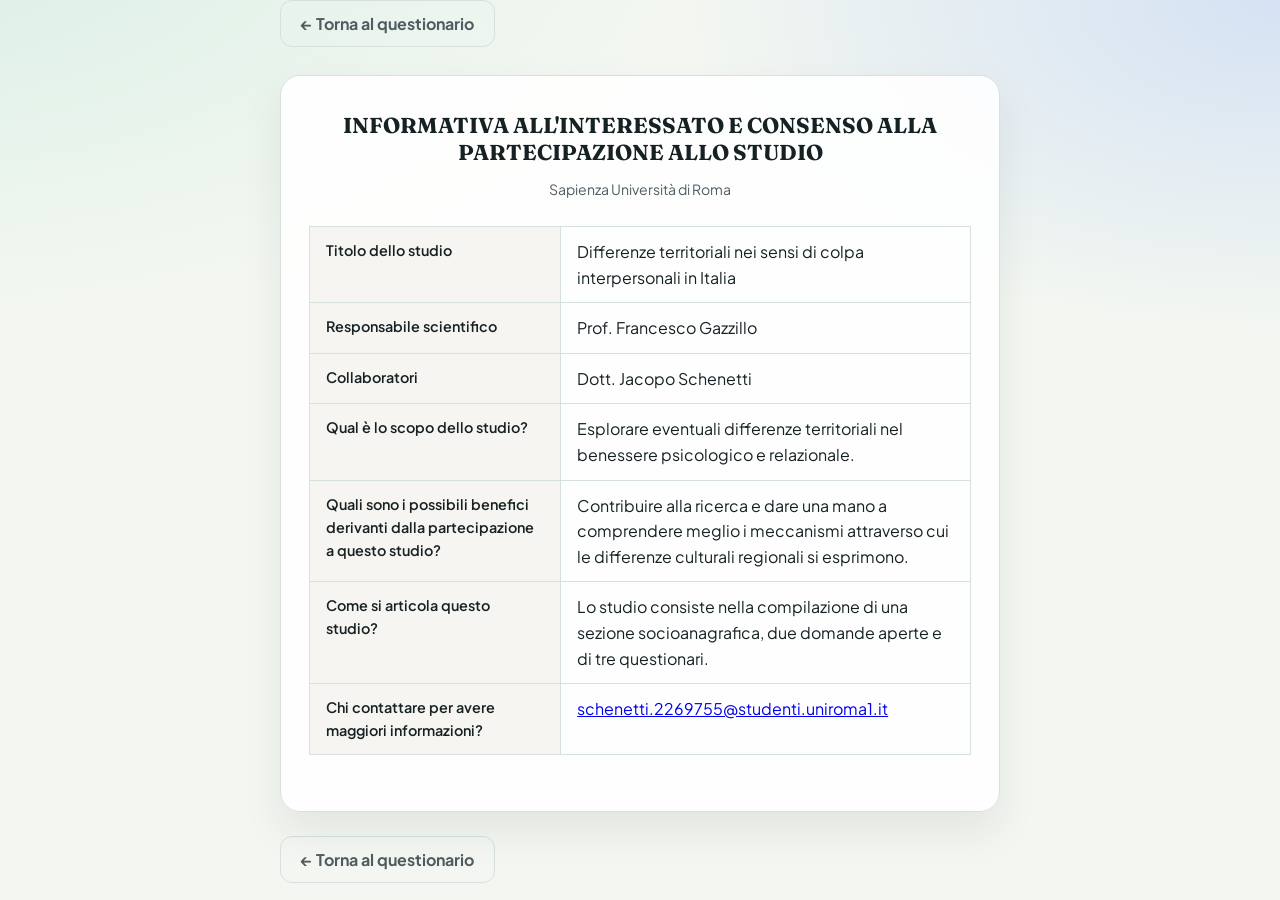
<file: informativa-studio.html>
<!DOCTYPE html>
<html lang="it">
  <head>
    <meta charset="UTF-8" />
    <meta name="viewport" content="width=device-width, initial-scale=1.0" />
    <title>Informativa allo Studio — Raccontati</title>
    <meta name="theme-color" content="#1f7a61" />
    <meta name="apple-mobile-web-app-capable" content="yes" />
    <meta name="apple-mobile-web-app-status-bar-style" content="default" />
    <link rel="manifest" href="manifest.webmanifest" />
    <link rel="apple-touch-icon" href="icons/icon-192.png" />
    <link rel="preconnect" href="https://fonts.googleapis.com" />
    <link rel="preconnect" href="https://fonts.gstatic.com" crossorigin />
    <link href="https://fonts.googleapis.com/css2?family=Fraunces:opsz,wght@9..144,400;9..144,600&family=Plus+Jakarta+Sans:wght@400;500;600&display=swap" rel="stylesheet" />
    <link rel="stylesheet" href="styles.css" />
    <style>
      .info-card { max-width: 720px; margin: 0 auto; }
      .info-table { width: 100%; border-collapse: collapse; margin-bottom: 28px; }
      .info-table th, .info-table td { border: 1px solid var(--border); padding: 12px 16px; text-align: left; vertical-align: top; line-height: 1.6; }
      .info-table th { width: 38%; background: #f7f5f2; font-weight: 600; color: var(--ink); font-size: 0.9rem; }
      .back-btn-wrap { margin-bottom: 28px; }

      @media (max-width: 600px) {
        .info-table,
        .info-table tbody,
        .info-table tr,
        .info-table th,
        .info-table td {
          display: block;
          width: 100%;
        }

        .info-table {
          border-collapse: separate;
          margin-bottom: 16px;
        }

        .info-table tr {
          border: 1px solid var(--border);
          border-radius: 12px;
          margin-bottom: 10px;
          overflow: hidden;
          background: #fff;
        }

        .info-table th,
        .info-table td {
          border: 0;
          padding: 10px 12px;
          line-height: 1.5;
        }

        .info-table th {
          background: #f7f5f2;
          font-size: 0.85rem;
        }

        .info-table td {
          border-top: 1px solid var(--border);
          font-size: 0.9rem;
        }
      }
    </style>
  </head>
  <body>
    <main class="page info-card">

      <div class="back-btn-wrap">
        <button type="button" class="btn-secondary" onclick="history.back()">← Torna al questionario</button>
      </div>

      <div class="card">
        <h1 style="font-size:1.35rem; margin-bottom:8px; text-align:center;">INFORMATIVA ALL'INTERESSATO E CONSENSO ALLA PARTECIPAZIONE ALLO STUDIO</h1>
        <p style="text-align:center; color:var(--ink-soft); font-size:0.88rem; margin-bottom:28px;">Sapienza Università di Roma</p>

        <table class="info-table">
          <tr>
            <th>Titolo dello studio</th>
            <td>Differenze territoriali nei sensi di colpa interpersonali in Italia</td>
          </tr>
          <tr>
            <th>Responsabile scientifico</th>
            <td>Prof. Francesco Gazzillo</td>
          </tr>
          <tr>
            <th>Collaboratori</th>
            <td>Dott. Jacopo Schenetti</td>
          </tr>
          <tr>
            <th>Qual è lo scopo dello studio?</th>
            <td>Esplorare eventuali differenze territoriali nel benessere psicologico e relazionale.</td>
          </tr>
          <tr>
            <th>Quali sono i possibili benefici derivanti dalla partecipazione a questo studio?</th>
            <td>Contribuire alla ricerca e dare una mano a comprendere meglio i meccanismi attraverso cui le differenze culturali regionali si esprimono.</td>
          </tr>
          <tr>
            <th>Come si articola questo studio?</th>
            <td>Lo studio consiste nella compilazione di una sezione socioanagrafica, due domande aperte e di tre questionari.</td>
          </tr>
          <tr>
            <th>Chi contattare per avere maggiori informazioni?</th>
            <td><a href="mailto:schenetti.2269755@studenti.uniroma1.it">schenetti.2269755@studenti.uniroma1.it</a></td>
          </tr>
        </table>
      </div>

      <div style="margin-top: 24px;">
        <button type="button" class="btn-secondary" onclick="history.back()">← Torna al questionario</button>
      </div>

    </main>
    <script src="pwa-register.js"></script>
  </body>
</html>
</file>
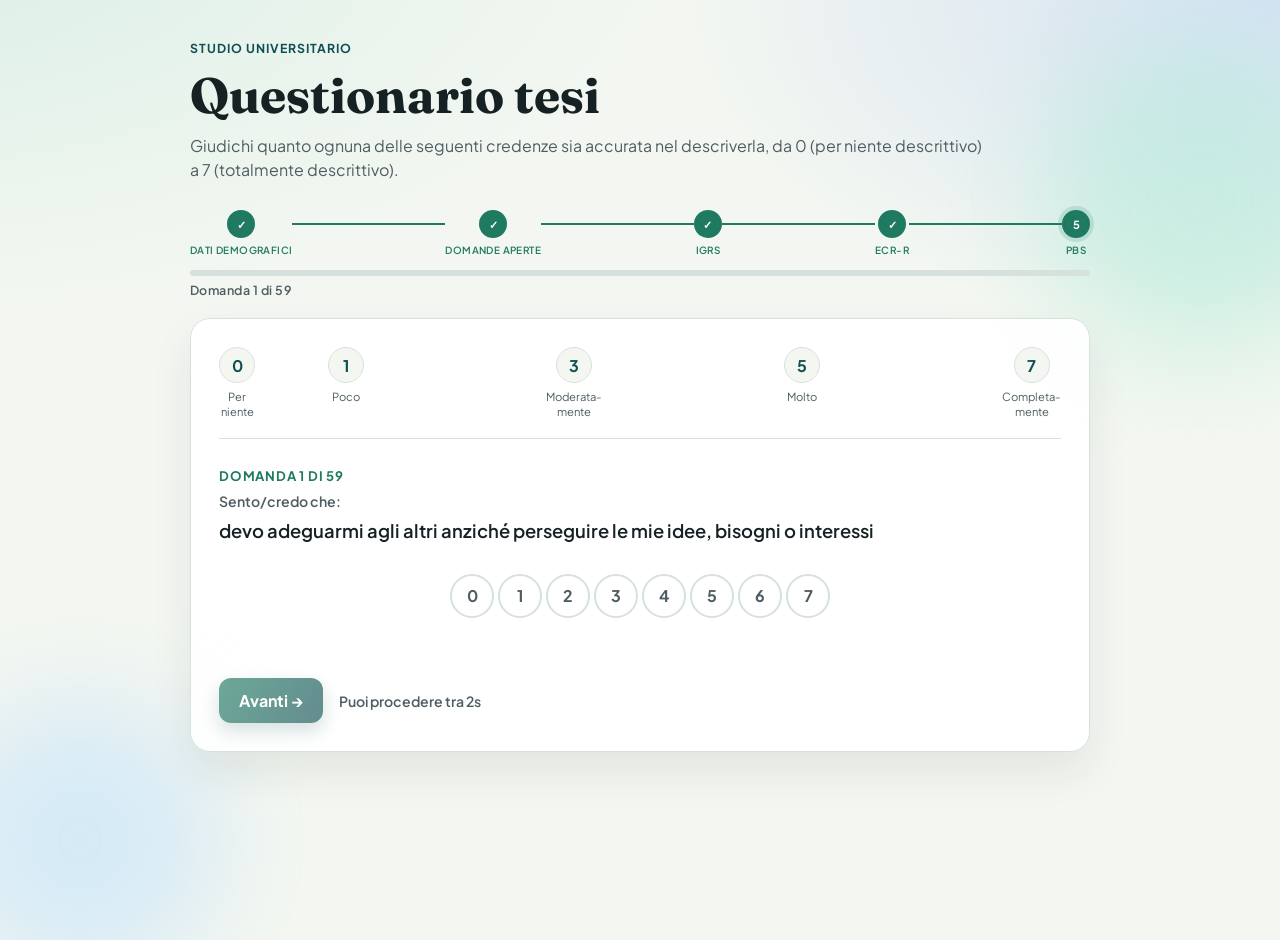
<file: pbs.html>
<!doctype html>
<html lang="it">
<head>
  <meta charset="UTF-8" />
  <meta name="viewport" content="width=device-width, initial-scale=1.0" />
  <title>Questionario tesi — PBS</title>
  <meta name="theme-color" content="#1f7a61" />
  <meta name="apple-mobile-web-app-capable" content="yes" />
  <meta name="apple-mobile-web-app-status-bar-style" content="default" />
  <link rel="manifest" href="manifest.webmanifest" />
  <link rel="apple-touch-icon" href="icons/icon-192.png" />
  <link rel="preconnect" href="https://fonts.googleapis.com" />
  <link rel="preconnect" href="https://fonts.gstatic.com" crossorigin />
  <link href="https://fonts.googleapis.com/css2?family=Plus+Jakarta+Sans:wght@400;500;700;800&family=Fraunces:opsz,wght@9..144,700&display=swap" rel="stylesheet" />
  <link rel="stylesheet" href="styles.css" />
</head>
<body>
  <div class="bg-glow bg-glow-a" aria-hidden="true"></div>
  <div class="bg-glow bg-glow-b" aria-hidden="true"></div>

  <main class="page">
    <header class="hero">
      <p class="eyebrow">Studio universitario</p>
      <h1>Questionario tesi</h1>
      <p class="subtitle">Giudichi quanto ognuna delle seguenti credenze sia accurata nel descriverla, da 0 (per niente descrittivo) a 7 (totalmente descrittivo).</p>
    </header>

    <nav class="stepper" aria-label="Fasi del questionario">
      <div class="stepper-step done">
        <div class="stepper-dot">✓</div>
        <span class="stepper-lbl">Dati demografici</span>
      </div>
      <div class="stepper-conn done"></div>
      <div class="stepper-step done">
        <div class="stepper-dot">✓</div>
        <span class="stepper-lbl">Domande aperte</span>
      </div>
      <div class="stepper-conn done"></div>
      <div class="stepper-step done">
        <div class="stepper-dot">✓</div>
        <span class="stepper-lbl">IGRS</span>
      </div>
      <div class="stepper-conn done"></div>
      <div class="stepper-step done">
        <div class="stepper-dot">✓</div>
        <span class="stepper-lbl">ECR-R</span>
      </div>
      <div class="stepper-conn done"></div>
      <div class="stepper-step active">
        <div class="stepper-dot">5</div>
        <span class="stepper-lbl">PBS</span>
      </div>
    </nav>

    <div class="progress-wrap" role="progressbar" aria-valuenow="0" aria-valuemin="0" aria-valuemax="100">
      <div class="progress-bar" id="progress-bar" style="width:0%"></div>
    </div>
    <p class="progress-label" id="progress-label">Domanda 1 di 59</p>

    <div class="card">

      <div class="scale-legend scale-legend--pbs" aria-label="Legenda scala">
        <div class="scale-legend-item">
          <span class="scale-num">0</span>
          <span class="scale-lbl">Per<br>niente</span>
        </div>
        <div class="scale-legend-item">
          <span class="scale-num">1</span>
          <span class="scale-lbl">Poco</span>
        </div>
        <div class="scale-legend-item" style="visibility:hidden">
          <span class="scale-num">2</span>
          <span class="scale-lbl">&nbsp;</span>
        </div>
        <div class="scale-legend-item">
          <span class="scale-num">3</span>
          <span class="scale-lbl">Moderata-<br>mente</span>
        </div>
        <div class="scale-legend-item" style="visibility:hidden">
          <span class="scale-num">4</span>
          <span class="scale-lbl">&nbsp;</span>
        </div>
        <div class="scale-legend-item">
          <span class="scale-num">5</span>
          <span class="scale-lbl">Molto</span>
        </div>
        <div class="scale-legend-item" style="visibility:hidden">
          <span class="scale-num">6</span>
          <span class="scale-lbl">&nbsp;</span>
        </div>
        <div class="scale-legend-item">
          <span class="scale-num">7</span>
          <span class="scale-lbl">Completa-<br>mente</span>
        </div>
      </div>

      <div class="question-wrap">
        <p class="question-num-label">Domanda <span id="question-num">1</span> di 59</p>
        <p style="margin:0 0 6px;font-size:0.88rem;color:var(--ink-soft);font-weight:600">Sento/credo che:</p>
        <p class="question-text" id="question-text"></p>
      </div>

      <div class="likert-row likert-row--8" role="radiogroup" aria-label="Valutazione">
        <label class="likert-item"><input type="radio" name="answer" value="0" /><span class="likert-circle">0</span></label>
        <label class="likert-item"><input type="radio" name="answer" value="1" /><span class="likert-circle">1</span></label>
        <label class="likert-item"><input type="radio" name="answer" value="2" /><span class="likert-circle">2</span></label>
        <label class="likert-item"><input type="radio" name="answer" value="3" /><span class="likert-circle">3</span></label>
        <label class="likert-item"><input type="radio" name="answer" value="4" /><span class="likert-circle">4</span></label>
        <label class="likert-item"><input type="radio" name="answer" value="5" /><span class="likert-circle">5</span></label>
        <label class="likert-item"><input type="radio" name="answer" value="6" /><span class="likert-circle">6</span></label>
        <label class="likert-item"><input type="radio" name="answer" value="7" /><span class="likert-circle">7</span></label>
      </div>

      <p class="step-error" id="err" aria-live="assertive"></p>
      <div class="actions">
        <div class="nav-row" style="align-items:center;gap:16px">
          <button type="button" id="btn-back" class="btn-secondary">← Indietro</button>
          <button type="button" id="btn-next" disabled>Avanti →</button>
          <span class="timer-badge" id="timer" aria-live="polite"></span>
        </div>
      </div>

    </div>
  </main>

  <script src="pwa-register.js"></script>
  <script type="module" src="pbs.js"></script>
</body>
</html>
</file>
<file: styles.css>
﻿:root {
  --bg: #f4f7f1;
  --ink: #162124;
  --ink-soft: #4f5d63;
  --card: rgba(255, 255, 255, 0.9);
  --accent: #1f7a61;
  --accent-2: #104f52;
  --border: #d6e1de;
  --danger: #8f1f2c;
}

* { box-sizing: border-box; }

body {
  margin: 0;
  min-height: 100vh;
  font-family: "Plus Jakarta Sans", sans-serif;
  color: var(--ink);
  background:
    radial-gradient(1200px 600px at -10% -10%, #d8efe6 0%, transparent 70%),
    radial-gradient(900px 500px at 100% 0%, #d4e2f3 0%, transparent 68%),
    var(--bg);
  overflow-x: hidden;
}

.bg-glow {
  position: fixed;
  z-index: -1;
  border-radius: 999px;
  filter: blur(55px);
  opacity: 0.4;
}
.bg-glow-a { width: 320px; height: 320px; background: #9de9cd; top: 40px; right: -80px; }
.bg-glow-b { width: 280px; height: 280px; background: #a9d8ff; bottom: -80px; left: -60px; }

.page {
  width: min(900px, 92vw);
  margin: 40px auto 60px;
}

/* ── Hero ── */
.hero { animation: fadeUp 700ms ease-out both; }

.eyebrow {
  letter-spacing: 0.08em;
  text-transform: uppercase;
  color: var(--accent-2);
  font-size: 0.77rem;
  margin: 0;
  font-weight: 700;
}

h1 {
  margin: 8px 0;
  font-family: "Fraunces", serif;
  font-size: clamp(2rem, 5vw, 3.1rem);
}

.subtitle {
  margin: 0;
  color: var(--ink-soft);
  line-height: 1.5;
  max-width: 66ch;
}

/* ── Global stepper ── */
.stepper {
  display: flex;
  align-items: flex-start;
  margin: 28px 0 0;
  animation: fadeUp 600ms 60ms ease-out both;
}
.stepper-step {
  display: flex;
  flex-direction: column;
  align-items: center;
  flex: 0 0 auto;
}
.stepper-conn {
  flex: 1;
  height: 2px;
  background: var(--border);
  margin-top: 13px;
  transition: background 400ms ease;
}
.stepper-conn.done { background: var(--accent); }
.stepper-dot {
  width: 28px;
  height: 28px;
  border-radius: 50%;
  border: 2px solid var(--border);
  background: var(--bg);
  display: flex;
  align-items: center;
  justify-content: center;
  font-size: 0.7rem;
  font-weight: 700;
  color: var(--ink-soft);
  transition: all 300ms ease;
  flex-shrink: 0;
}
.stepper-step.active .stepper-dot {
  background: var(--accent);
  border-color: var(--accent);
  color: white;
  box-shadow: 0 0 0 4px rgba(31,122,97,0.15);
}
.stepper-step.done .stepper-dot {
  background: var(--accent);
  border-color: var(--accent);
  color: white;
}
.stepper-lbl {
  margin-top: 6px;
  font-size: 0.62rem;
  font-weight: 600;
  color: var(--ink-soft);
  text-align: center;
  letter-spacing: 0.04em;
  text-transform: uppercase;
}
.stepper-step.active .stepper-lbl,
.stepper-step.done .stepper-lbl { color: var(--accent); }

/* ── Sub-progress (within each phase) ── */
.progress-wrap {
  margin: 14px 0 0;
  height: 6px;
  background: var(--border);
  border-radius: 999px;
  overflow: hidden;
}

.progress-bar {
  height: 100%;
  background: linear-gradient(90deg, var(--accent), var(--accent-2));
  border-radius: 999px;
  transition: width 400ms cubic-bezier(.4,0,.2,1);
}

.progress-label {
  margin: 6px 0 0;
  font-size: 0.78rem;
  color: var(--ink-soft);
  font-weight: 600;
  letter-spacing: 0.04em;
}

/* ── Card ── */
.card {
  margin-top: 20px;
  background: var(--card);
  border: 1px solid var(--border);
  border-radius: 20px;
  padding: 28px;
  box-shadow: 0 20px 42px rgba(22, 33, 36, 0.08);
  animation: fadeUp 900ms 120ms ease-out both;
}

.card h2 { margin-top: 0; margin-bottom: 20px; }
.card h3 { margin: 0 0 12px; font-size: 1rem; color: var(--ink-soft); }
.card hr { border: 0; border-top: 1px solid var(--border); margin: 20px 0 16px; }

/* ── Field grid ── */
.field-grid {
  display: grid;
  grid-template-columns: repeat(2, minmax(0, 1fr));
  gap: 16px;
}

.col-2 { grid-column: 1 / -1; }

.field {
  display: grid;
  gap: 8px;
  font-size: 0.95rem;
}

.field span { font-weight: 600; }
.field em {
  font-style: normal;
  font-weight: 400;
  color: var(--ink-soft);
  font-size: 0.88rem;
}

/* ── Field stack (vertical) ── */
.field-stack {
  display: flex;
  flex-direction: column;
  gap: 22px;
}

/* ── Inputs ── */
input, select, button { font: inherit; }

input[type="text"],
input[type="email"],
input[type="number"],
select {
  width: 100%;
  border-radius: 12px;
  border: 1px solid var(--border);
  padding: 10px 12px;
  background: #fff;
  color: var(--ink);
  transition: border-color 160ms ease;
}

input:focus, select:focus {
  outline: none;
  border-color: var(--accent);
}

/* ── Autocomplete ── */
.ac-wrap { position: relative; }

.ac-dropdown {
  position: absolute;
  top: calc(100% + 4px);
  left: 0;
  right: 0;
  background: #fff;
  border: 1px solid var(--border);
  border-radius: 14px;
  box-shadow: 0 10px 28px rgba(22, 33, 36, 0.13);
  list-style: none;
  margin: 0;
  padding: 4px;
  z-index: 200;
  max-height: 220px;
  overflow-y: auto;
}

.ac-dropdown li {
  padding: 9px 12px;
  border-radius: 10px;
  cursor: pointer;
  font-size: 0.88rem;
  line-height: 1.35;
  transition: background 90ms;
}

.ac-dropdown li:hover,
.ac-dropdown li.focused { background: #eef6f2; }

/* ── Radio group ── */
.radio-group {
  border: none;
  padding: 0;
  margin: 0;
}

.radio-group legend {
  font-weight: 600;
  margin-bottom: 10px;
  font-size: 0.95rem;
}

.radio-group legend em {
  font-style: normal;
  font-weight: 400;
  color: var(--ink-soft);
  font-size: 0.88rem;
}

.radio-label {
  display: flex;
  align-items: center;
  gap: 8px;
  margin-bottom: 8px;
  cursor: pointer;
  font-size: 0.95rem;
}

/* ── Consent ── */
.consent {
  display: flex;
  align-items: flex-start;
  gap: 10px;
  margin: 20px 0 8px;
  color: var(--ink-soft);
  font-size: 0.92rem;
}
.consent input { margin-top: 3px; flex-shrink: 0; }
.consent-link { color: var(--accent); text-underline-offset: 3px; }
.consent-link:hover { opacity: 0.8; }

/* ── Actions ── */
.actions { margin-top: 20px; display: flex; flex-direction: column; gap: 10px; }

.nav-row { display: flex; gap: 12px; }

/* ── Buttons ── */
button {
  border: 0;
  border-radius: 12px;
  background: linear-gradient(120deg, var(--accent), var(--accent-2));
  color: #fff;
  font-weight: 700;
  padding: 12px 20px;
  cursor: pointer;
  box-shadow: 0 8px 18px rgba(16, 79, 82, 0.26);
  transition: transform 140ms ease, filter 140ms ease;
}

button:hover { transform: translateY(-1px); filter: brightness(1.04); }
button:disabled { opacity: 0.65; cursor: not-allowed; }

.btn-secondary {
  background: transparent;
  color: var(--ink-soft);
  box-shadow: none;
  border: 1.5px solid var(--border);
}
.btn-secondary:hover { background: #eef6f2; filter: none; transform: none; }

/* ── Status / errors ── */
.status { margin: 0; min-height: 1.25em; color: var(--ink-soft); font-size: 0.9rem; }
.status.error { color: var(--danger); }
.status.success { color: #1f6b3e; }

.step-error {
  color: var(--danger);
  font-size: 0.88rem;
  margin: 6px 0 0;
  min-height: 1.2em;
}

/* ── Animation ── */
@keyframes fadeUp {
  from { opacity: 0; transform: translateY(12px); }
  to   { opacity: 1; transform: translateY(0); }
}

/* ── IGRS: Scale legend ── */
.scale-legend {
  display: flex;
  gap: 4px;
  margin-bottom: 28px;
  padding-bottom: 20px;
  border-bottom: 1px solid var(--border);
}

.scale-legend-item {
  flex: 1;
  display: flex;
  flex-direction: column;
  align-items: center;
  text-align: center;
  gap: 6px;
}

.scale-num {
  display: flex;
  align-items: center;
  justify-content: center;
  width: 36px;
  height: 36px;
  border-radius: 50%;
  background: var(--bg);
  border: 1.5px solid var(--border);
  font-weight: 700;
  font-size: 1rem;
  color: var(--accent-2);
}

.scale-lbl {
  font-size: 0.7rem;
  color: var(--ink-soft);
  line-height: 1.3;
}

/* ── IGRS: Question ── */
.question-wrap { margin-bottom: 28px; }

.question-num-label {
  margin: 0 0 8px;
  font-size: 0.82rem;
  text-transform: uppercase;
  letter-spacing: 0.06em;
  color: var(--accent);
  font-weight: 700;
}

.question-text {
  margin: 0;
  font-size: 1.15rem;
  line-height: 1.6;
  font-weight: 600;
}

/* ── IGRS: Likert row ── */
.likert-row {
  display: flex;
  gap: 12px;
  justify-content: center;
  margin-bottom: 24px;
}

.likert-item { cursor: pointer; }
.likert-item input { display: none; }

.likert-circle {
  display: flex;
  align-items: center;
  justify-content: center;
  width: 54px;
  height: 54px;
  border-radius: 50%;
  border: 2px solid var(--border);
  font-size: 1.25rem;
  font-weight: 700;
  color: var(--ink-soft);
  background: #fff;
  transition: all 160ms ease;
  user-select: none;
}

.likert-item input:checked + .likert-circle {
  background: linear-gradient(120deg, var(--accent), var(--accent-2));
  border-color: var(--accent-2);
  color: #fff;
  box-shadow: 0 4px 14px rgba(16, 79, 82, 0.30);
  transform: scale(1.12);
}

.likert-item:hover .likert-circle {
  border-color: var(--accent);
  color: var(--accent);
}

/* ── IGRS: Timer badge ── */
.timer-badge {
  font-size: 0.88rem;
  color: var(--ink-soft);
  font-weight: 600;
  min-width: 8ch;
}

/* ── ECR-R: 7-point Likert ── */
.likert-row--7 { gap: 6px; }
.likert-row--7 .likert-circle {
  width: 46px;
  height: 46px;
  font-size: 1rem;
}
.scale-legend--ecr .scale-legend-spacer { flex: 1; }

/* ── PBS: 8-point Likert (0–7) ── */
.likert-row--8 { gap: 4px; }
.likert-row--8 .likert-circle {
  width: 44px;
  height: 44px;
  font-size: 1rem;
}
.scale-legend--pbs { justify-content: space-between; }
.scale-legend--pbs .scale-legend-item { flex: 0 0 auto; }

/* ── Resume banner ── */
.resume-banner {
  margin-top: 20px;
  background: var(--card);
  border: 1px solid var(--border);
  border-radius: 16px;
  padding: 24px;
  box-shadow: 0 4px 20px rgba(22, 33, 36, 0.07);
  animation: fadeUp 600ms ease-out both;
}
.resume-text { margin: 0 0 16px; font-size: 1.05rem; line-height: 1.5; }
.resume-actions { display: flex; gap: 12px; flex-wrap: wrap; }
.resume-actions .btn-secondary { font-size: 0.9rem; padding: 10px 16px; }

/* ── Mobile ── */
@media (max-width: 600px) {
  .page { margin-top: 20px; margin-bottom: 40px; width: 94vw; }
  .card { padding: 16px; border-radius: 14px; }
  .card h2 { font-size: 1.1rem; margin-bottom: 14px; }
  .field-grid { grid-template-columns: 1fr; }
  .col-2 { grid-column: 1; }

  /* Stepper: hide labels, shrink dots */
  .stepper { margin: 20px 0 0; }
  .stepper-lbl { display: none; }
  .stepper-dot { width: 24px; height: 24px; font-size: 0.65rem; }
  .stepper-conn { margin-top: 11px; }

  /* Buttons: stack and full-width */
  .actions { margin-top: 16px; }
  .nav-row { flex-direction: column; gap: 8px; }
  .nav-row button { width: 100%; justify-content: center; }

  /* Likert rows: shrink circles */
  .likert-circle { width: 42px; height: 42px; font-size: 1rem; }
  .likert-row { gap: 6px; }

  /* ECR-R 7-point */
  .likert-row--7 { gap: 4px; }
  .likert-row--7 .likert-circle { width: 36px; height: 36px; font-size: 0.85rem; }

  /* PBS 8-point (0–7) */
  .likert-row--8 { gap: 3px; flex-wrap: wrap; justify-content: center; }
  .likert-row--8 .likert-circle { width: 38px; height: 38px; font-size: 0.9rem; }

  /* Scale legend */
  .scale-legend { gap: 2px; margin-bottom: 20px; }
  .scale-num { width: 28px; height: 28px; font-size: 0.8rem; }
  .scale-lbl { font-size: 0.58rem; }

  /* Question text */
  .question-text { font-size: 1rem; }

  /* Consent */
  .consent { font-size: 0.88rem; }

  /* Radio labels */
  .radio-label { font-size: 0.9rem; }
  .radio-group legend { font-size: 0.9rem; }
}

/* ── Very small phones (≤ 380px) ── */
@media (max-width: 380px) {
  .likert-row--7 .likert-circle { width: 32px; height: 32px; font-size: 0.78rem; }
  .likert-row--8 .likert-circle { width: 33px; height: 33px; font-size: 0.78rem; }
  .likert-row { gap: 3px; }
}
</file>
